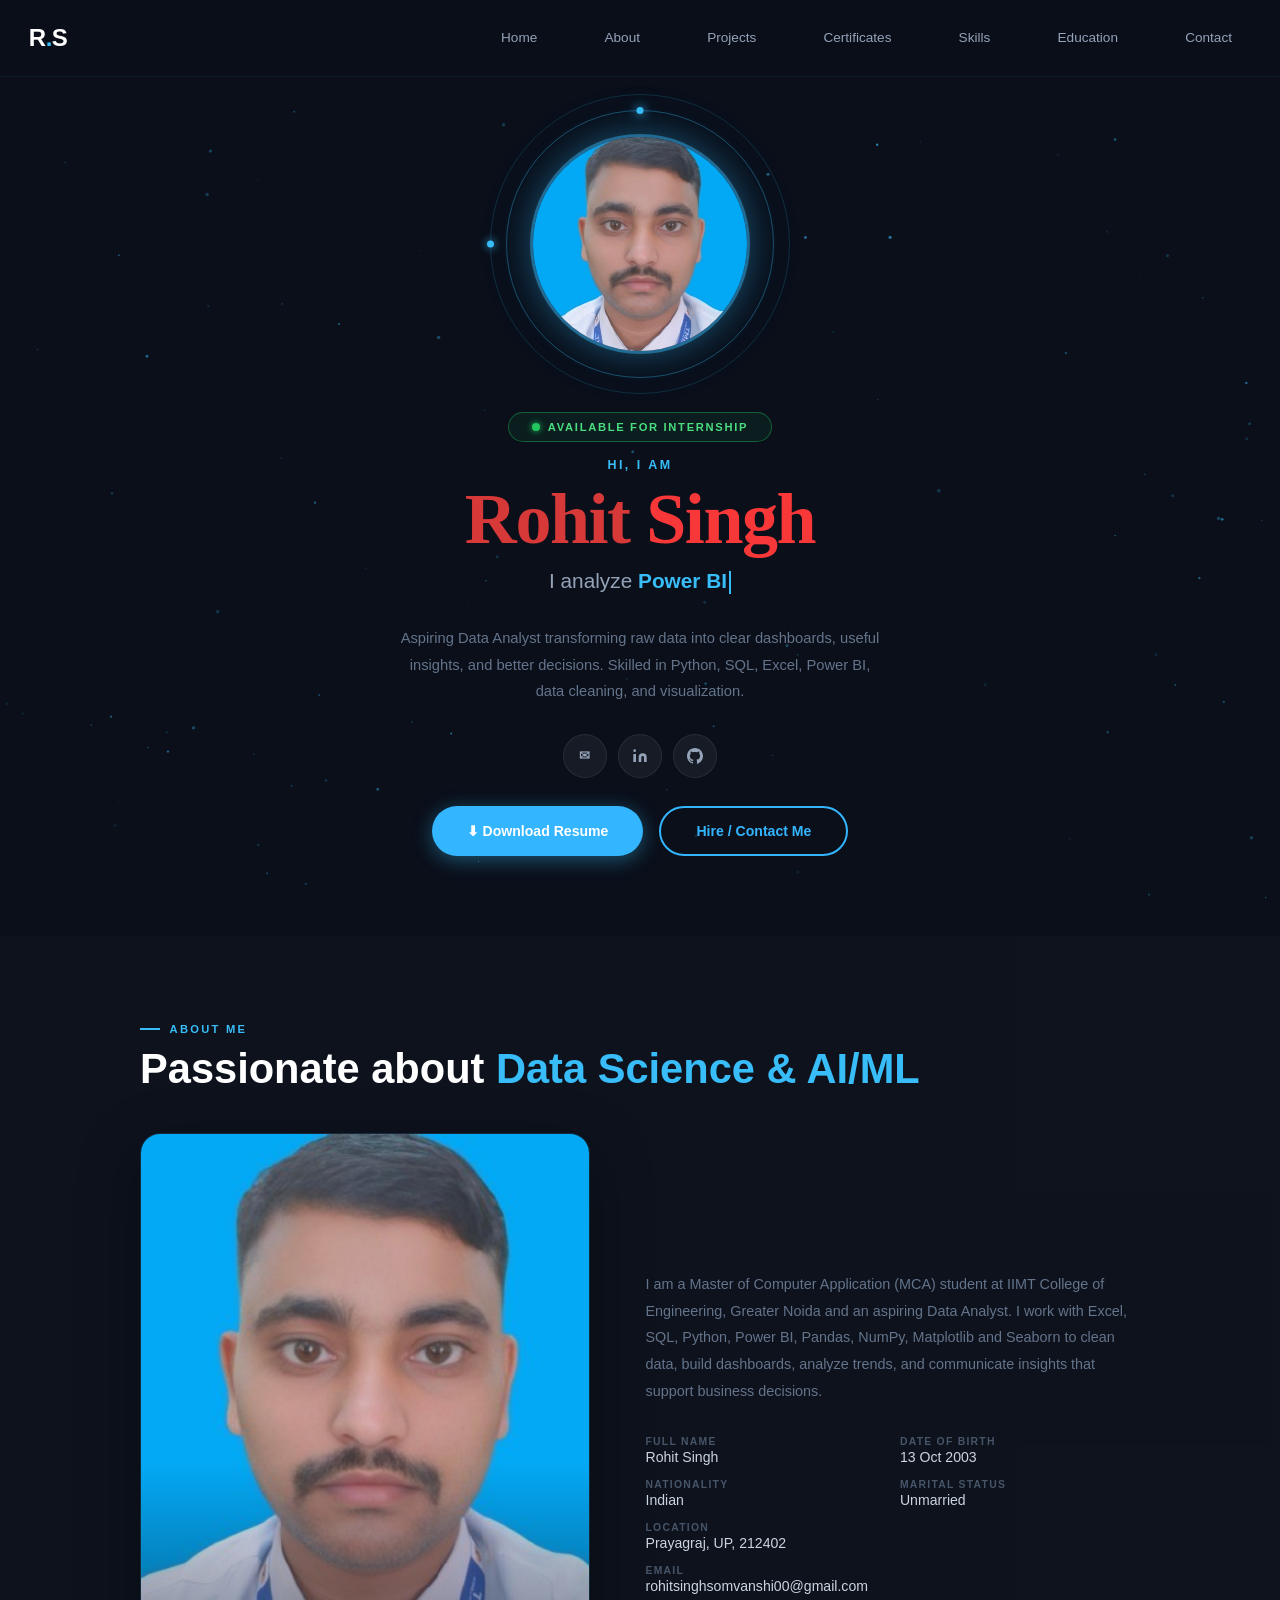
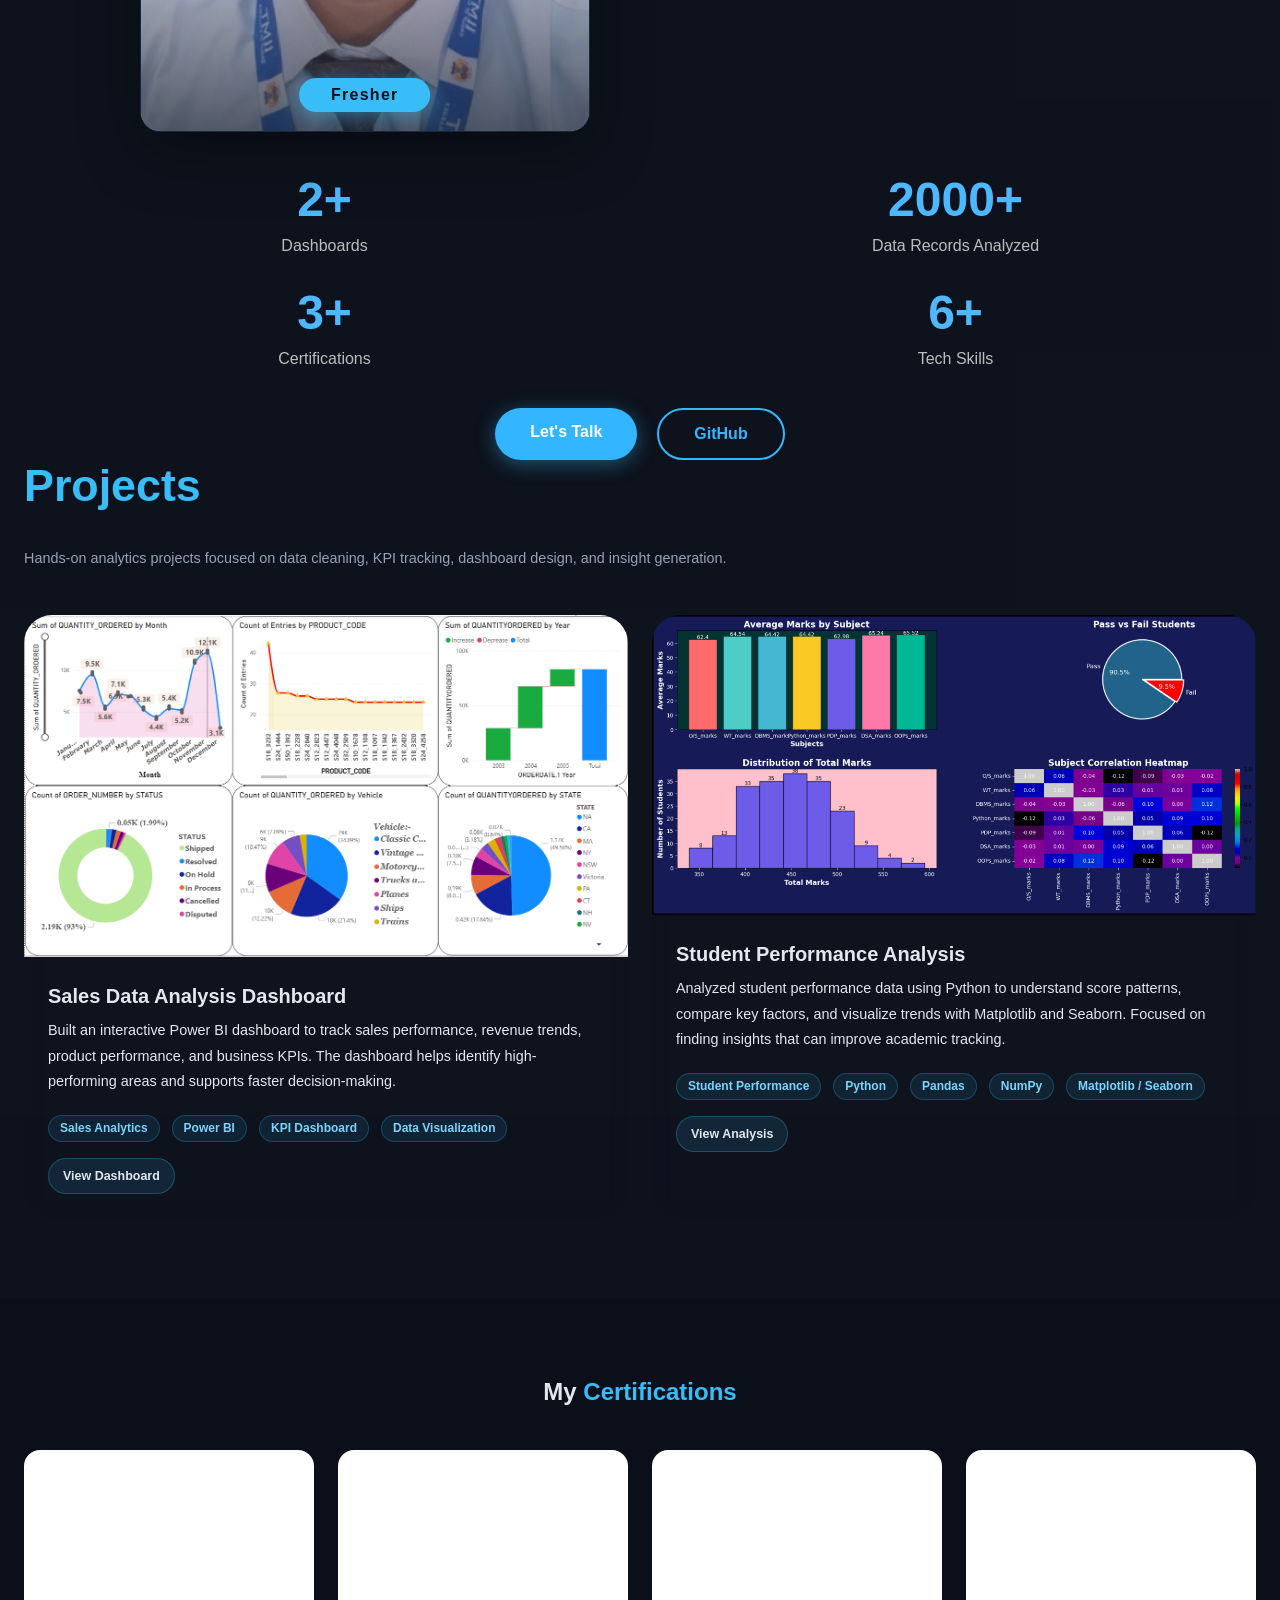
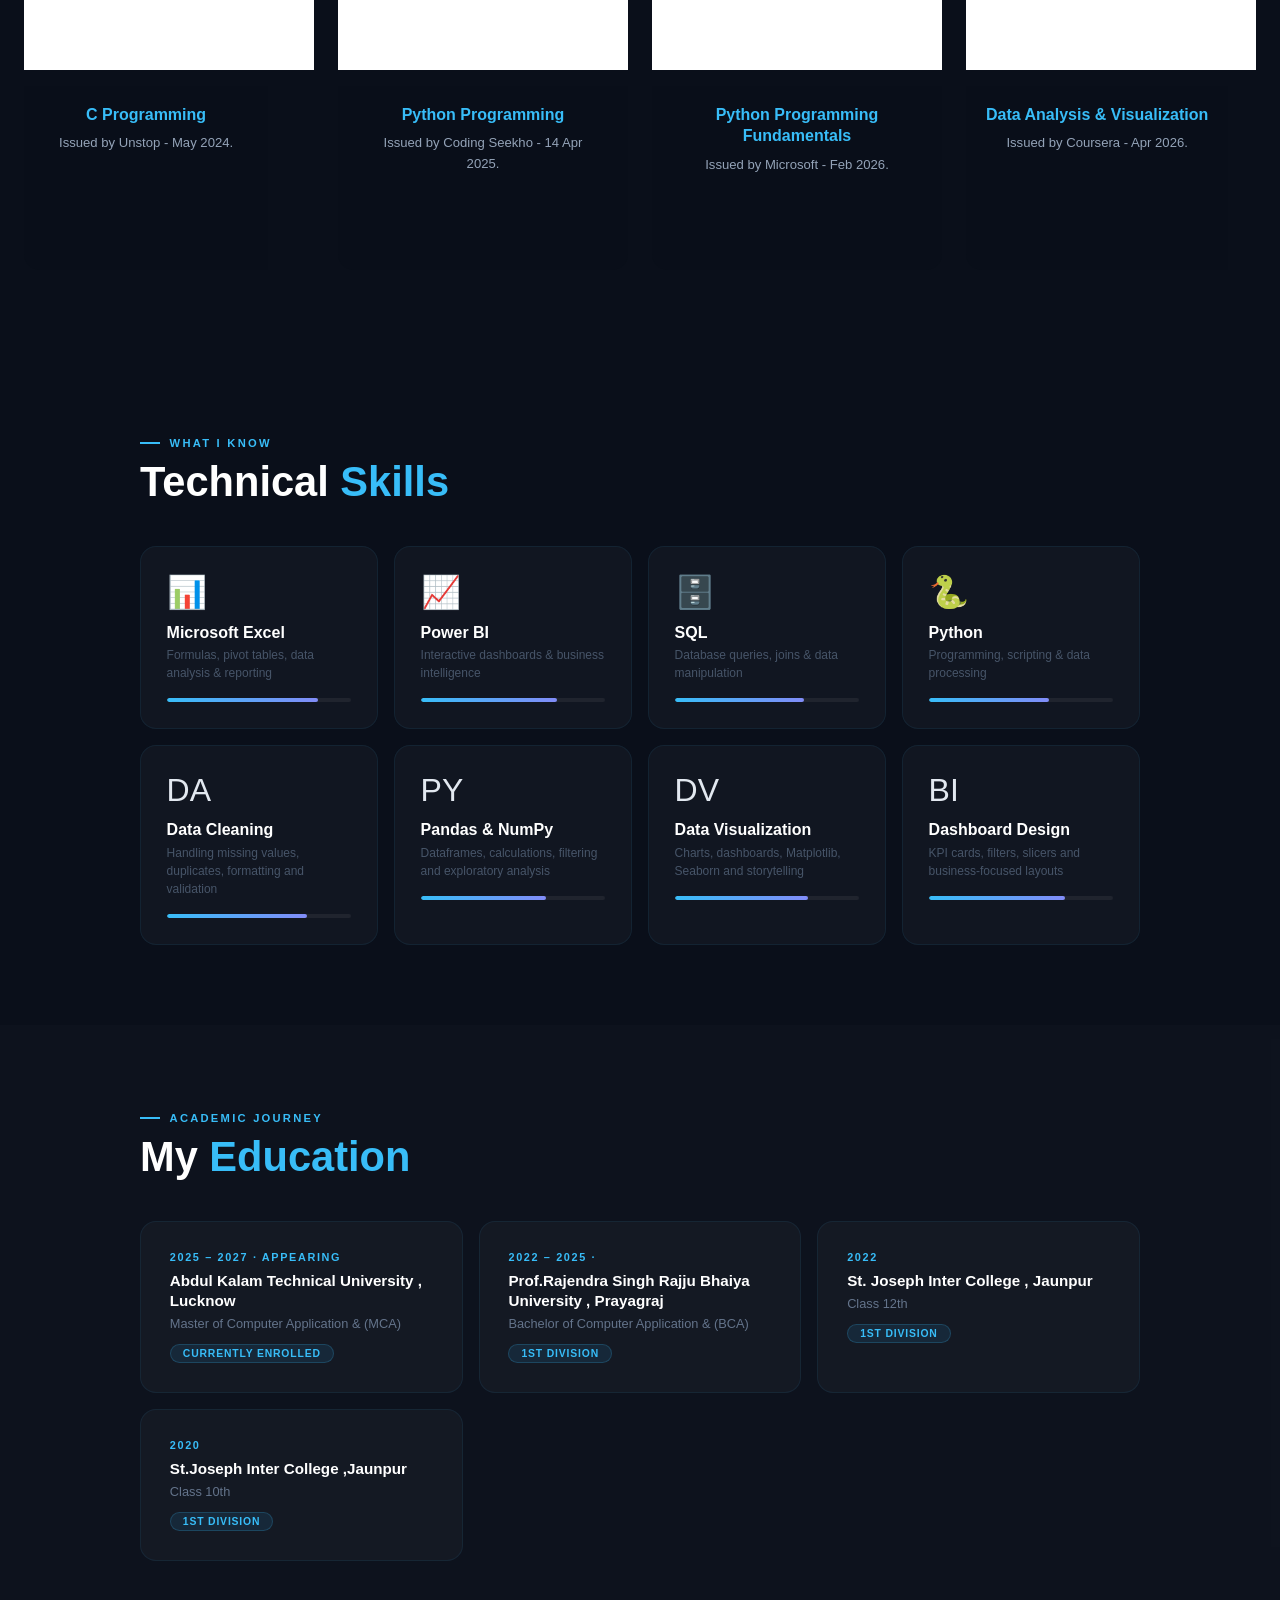
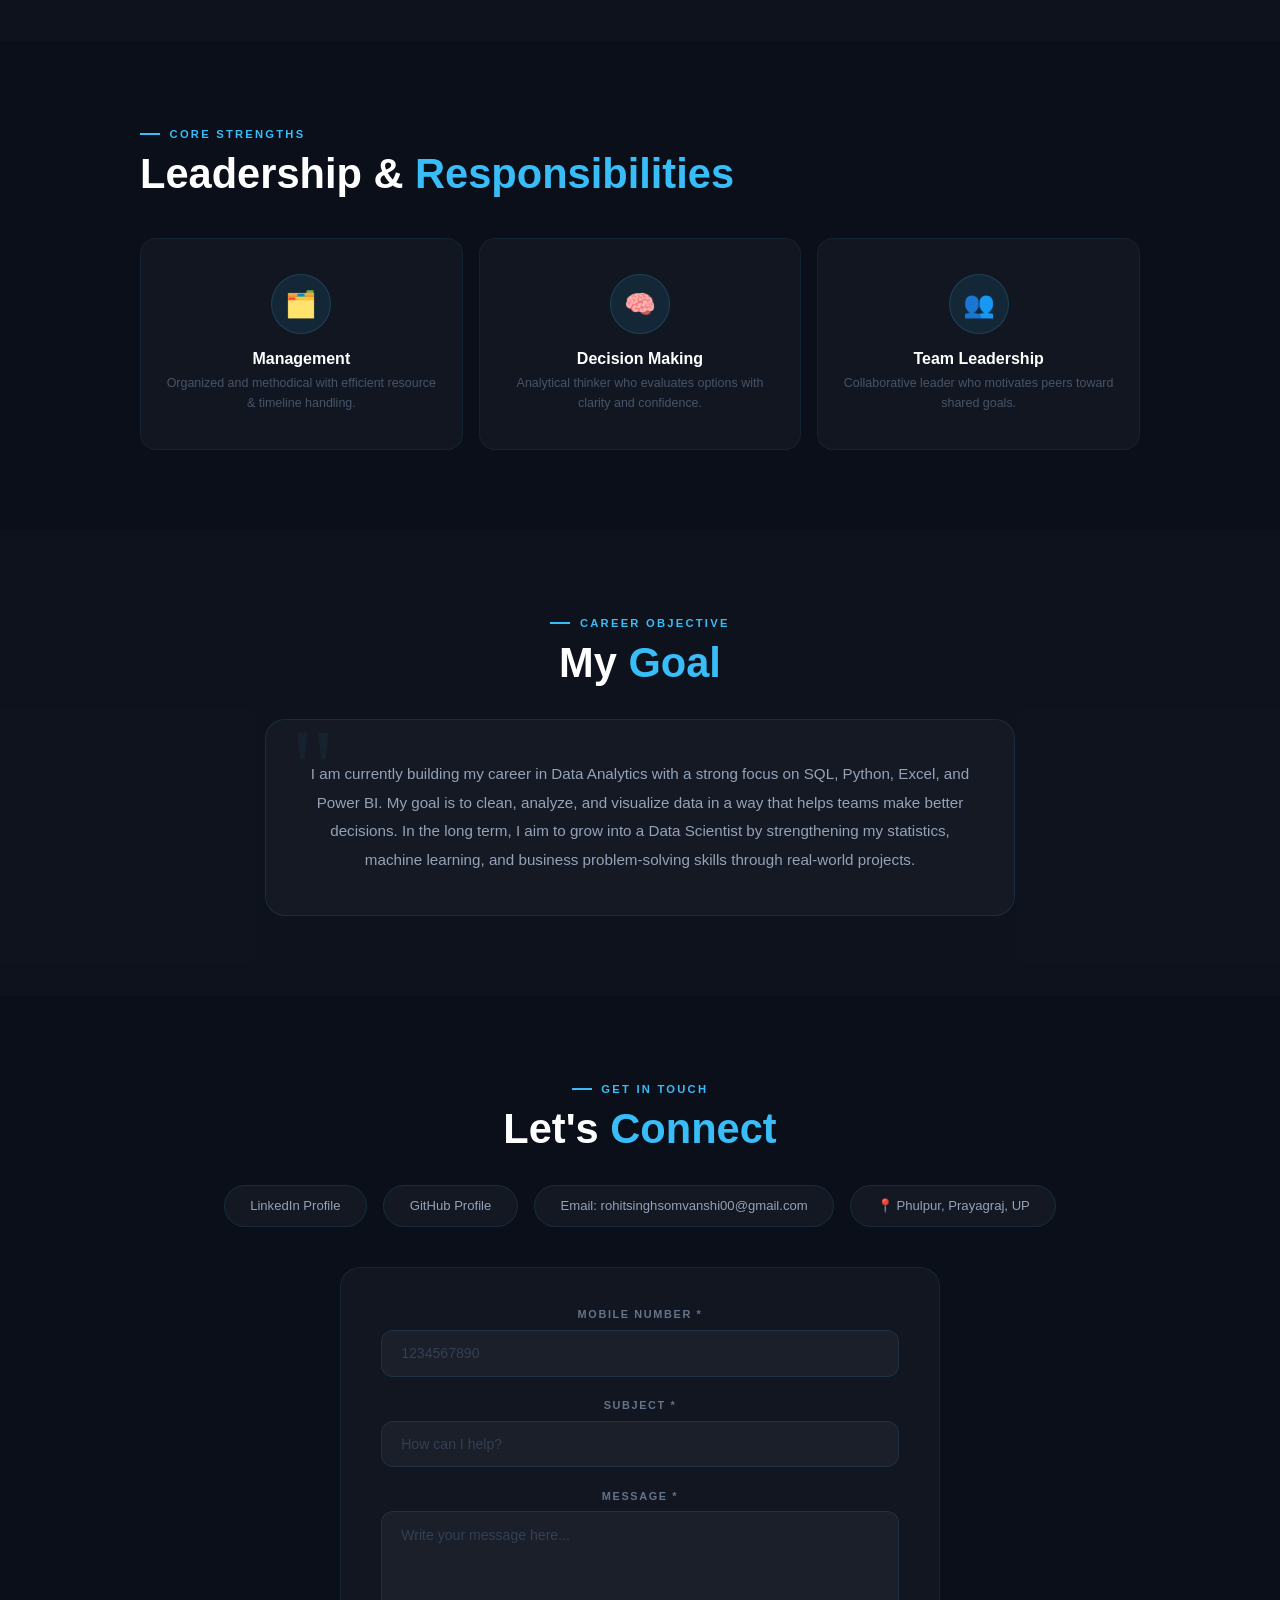
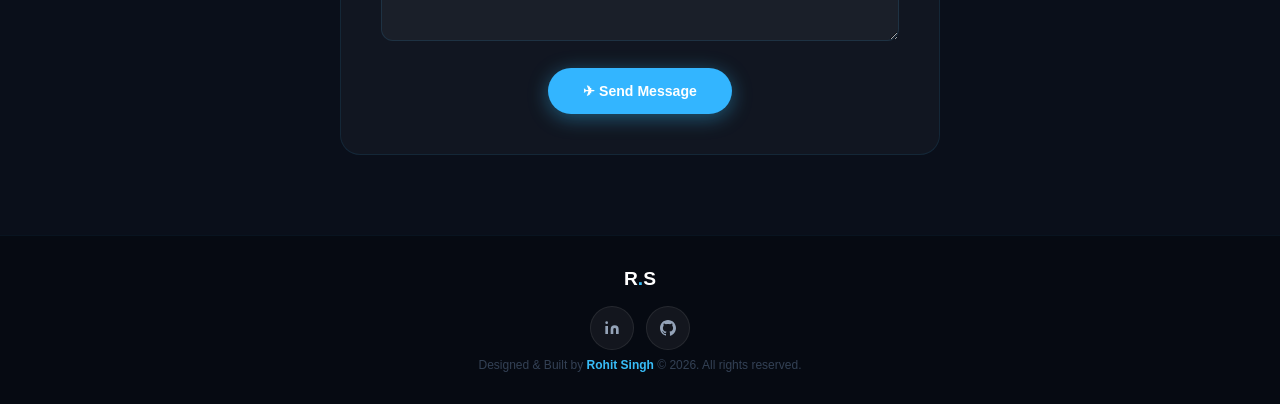
<file: index.html>
<!DOCTYPE html>

<html lang="en">
  <head>
    <meta http-equiv="Content-Type" content="text/html; charset=UTF-8">

    <meta name="viewport" content="width=device-width, initial-scale=1.0">
    <title>Rohit Singh | Portfolio</title>
<style>
*,*::before,*::after{margin:0;padding:0;box-sizing:border-box;}
html{scroll-behavior:smooth;}
body{
  background:#0a0f1a;
  color:#e2e8f0;
  font-family:'Poppins',sans-serif;
  overflow-x:hidden;
}

/* PARTICLES CANVAS */
#particles-canvas{
  position:fixed;
  top:0;left:0;
  width:100%;height:100%;
  pointer-events:none;
  z-index:0;
}

/* NAV */
nav{
  position:fixed;
  top:0;left:0;right:0;
  z-index:100;
  display:flex;
  justify-content:space-between;
  align-items:center;
  padding:1.1rem 1.8rem;
  background:rgba(10,15,26,0.9);
  backdrop-filter:blur(20px);
  border-bottom:1px solid rgba(56,189,248,0.08);
}
.nav-logo{
  font-size:1.5rem;
  font-weight:800;
  color:#fff;
  letter-spacing:-0.02em;
}
.nav-logo span{color:#38bdf8;}
.nav-links{
  display:flex;
  gap:1.8rem;
  list-style:none;
}
.nav-links li{
  position:relative;
}
.nav-links a{
  text-decoration:none;
  color:#94a3b8;
  font-size:0.85rem;
  font-weight:500;
  transition:all .3s ease;
  padding:0.8rem 1.2rem;
  border-radius:8px;
  display:block;
}
.nav-links a:hover{
  color:#38bdf8;
  background:rgba(56,189,248,0.1);
  box-shadow:0 4px 12px rgba(56,189,248,0.2);
  transform:translateY(-2px);
}
.hamburger{
  display:none;
  flex-direction:column;
  gap:5px;
  cursor:pointer;
  z-index:101;
}
.hamburger span{
  display:block;width:24px;height:2px;
  background:#fff;border-radius:2px;
  transition:all .3s;
}
.hamburger.open span:nth-child(1){
  transform:rotate(45deg) translate(8px,8px);
}
.hamburger.open span:nth-child(2){
  opacity:0;
}
.hamburger.open span:nth-child(3){
  transform:rotate(-45deg) translate(7px,-7px);
}

/* HERO */
.hero{
  min-height:100px;
  display:flex;
  flex-direction:column;
  align-items:center;
  justify-content:center;
  text-align:center;
  padding:90px 1.5rem 5rem;
  position:relative;
  z-index:1;
}

/* DOUBLE RING PHOTO */
.photo-wrap{
  position:relative;
  width:240px;
  height:240px;
  margin-bottom:3rem;
  margin-top:1rem;
  display:flex;
  align-items:center;
  justify-content:center;
}
/* outer ring */
.ring-outer{
  position:absolute;
  inset:-30px;
  border-radius:50%;
  border:1px solid rgba(56,189,248,0.18);
  animation:rotate-slow 12s linear infinite;
}
.ring-outer::before{
  content:'';
  position:absolute;
  top:50%;left:-4px;
  width:7px;height:7px;
  border-radius:50%;
  background:#38bdf8;
  transform:translateY(-50%);
  box-shadow:0 0 8px #38bdf8;
}
/* middle ring */
.ring-mid{
  position:absolute;
  inset:-14px;
  border-radius:50%;
  border:1.5px solid rgba(56,189,248,0.35);
  animation:rotate-slow 12s linear infinite reverse;
}
.ring-mid::before{
  content:'';
  position:absolute;
  top:-4px;left:50%;
  width:7px;height:7px;
  border-radius:50%;
  background:#38bdf8;
  transform:translateX(-50%);
  box-shadow:0 0 10px #38bdf8,0 0 20px rgba(56,189,248,0.5);
}
/* inner glow */
.ring-glow{
  position:absolute;
  inset:-24px;
  border-radius:50%;
  background:radial-gradient(circle,rgba(56,189,248,0.12) 0%,transparent 70%);
  animation:glow-pulse 3s ease-in-out infinite;
}
/* actual photo */
.photo-circle{
  width:220px;height:220px;
  border-radius:50%;
  overflow:hidden;
  border:3px solid rgba(56,189,248,0.5);
  box-shadow:0 0 30px rgba(56,189,248,0.25),0 0 60px rgba(56,189,248,0.1);
  position:relative;
  z-index:2;
  background:#0d1832;
}
.photo-circle img{
  width:100%;height:100%;
  object-fit:cover;
  object-position:center 10%;
}

@keyframes rotate-slow{
  from{transform:rotate(0deg);}
  to{transform:rotate(360deg);}
}
@keyframes glow-pulse{
  0%,100%{opacity:0.6;transform:scale(1);}
  50%{opacity:1;transform:scale(1.06);}
}

/* AVAILABLE BADGE */
.available-badge{
  display:inline-flex;
  align-items:center;
  gap:0.5rem;
  padding:0.5rem 1.4rem;
  border-radius:50px;
  border:1px solid rgba(34,197,94,0.4);
  background:rgba(34,197,94,0.08);
  font-size:0.7rem;
  font-weight:600;
  letter-spacing:0.15em;
  text-transform:uppercase;
  color:#4ade80;
  margin-bottom:1rem;
  animation:fadeUp .6s ease .1s both;
}
.badge-dot{
  width:8px;height:8px;
  border-radius:50%;
  background:#22c55e;
  box-shadow:0 0 6px #22c55e;
  animation:dot-blink 1.5s ease-in-out infinite;
}
@keyframes dot-blink{
  0%,100%{opacity:1;}50%{opacity:0.3;}
}

.hero-hi{
  font-size:0.78rem;
  letter-spacing:0.2em;
  text-transform:uppercase;
  color:#38bdf8;
  font-weight:600;
  margin-bottom:0.5rem;
  animation:fadeUp .6s ease .15s both;
}

.hero-name{
  font-size:clamp(2.5rem,9vw,4.5rem);
  font-weight:800;
  line-height:1.1;
  font-family:Awesome Font,Georgia,serif ;
  letter-spacing:-0.02em;
  animation:fadeUp .6s ease .2s both;
}
.hero-name .white{color:#d73838;}
.hero-name .blue{color:#f83838;}


.hero-typing{
  margin-top:0.6rem;
  font-size:clamp(1rem,3vw,1.3rem);
  color:#94a3b8;
  font-weight:400;
  animation:fadeUp .6s ease .25s both;
  min-height:1.8em;
}
.typed-word{color:#38bdf8;font-weight:600;}
.cursor{
  display:inline-block;
  width:2px;height:1.1em;
  background:#38bdf8;
  margin-left:2px;
  vertical-align:middle;
  animation:blink .85s step-end infinite;
}
@keyframes blink{0%,100%{opacity:1;}50%{opacity:0;}}

.hero-desc{
  margin-top:1.2rem;
  font-size:.92rem;
  line-height:1.8;
  color:#64748b;
  max-width:480px;
  animation:fadeUp .6s ease .3s both;
}

/* SOCIALS */
.socials{
  margin-top:1.8rem;
  display:flex;
  gap:.7rem;
  justify-content:center;
  flex-wrap:wrap;
  animation:fadeUp .6s ease .35s both;
}
.soc-btn{
  width:44px;height:44px;
  border-radius:50%;
  background:rgba(255,255,255,0.05);
  border:1px solid rgba(255,255,255,0.08);
  display:flex;align-items:center;justify-content:center;
  text-decoration:none;
  color:#94a3b8;
  font-size:.82rem;font-weight:700;
  transition:all .25s;
}
.soc-btn:hover{
  background:#38bdf8;
  border-color:#38bdf8;
  color:#0a0f1a;
  transform:translateY(-3px);
  box-shadow:0 8px 20px rgba(56,189,248,0.35);
}
.soc-btn svg{width:16px;height:16px;fill:currentColor;}

/* CTA BUTTONS */
.hero-btns, .cta-row{
  margin-top:1.8rem;
  display:flex;
  gap:1rem;flex-wrap:wrap;
  justify-content:center;
  animation:fadeUp .6s ease .4s both;
}
.btn{
  padding:.9rem 2rem;
  border-radius:50px;
  font-family:'Poppins',sans-serif;
  font-size:.88rem;font-weight:600;
  text-decoration:none;cursor:pointer;
  border:none;
  display:inline-flex;align-items:center;gap:.5rem;
  transition:all .25s;
}
.btn-primary{
  background:#38bdf8;
  color:#0a0f1a;
  box-shadow:0 4px 20px rgba(56,189,248,0.4);
}
.btn-primary:hover{
  background:#7dd3fc;
  transform:translateY(-2px);
  box-shadow:0 8px 28px rgba(56,189,248,0.5);
}
.btn-outline{
  background:transparent;
  color:#38bdf8;
  border:2px solid rgba(56,189,248,0.5);
}
.btn-outline:hover{
  background:rgba(56,189,248,0.1);
  border-color:#38bdf8;
  transform:translateY(-2px);
}

/* SECTION COMMON */
.section{position:relative;z-index:1;padding:5rem 1.5rem;}
.section-alt{background:rgba(255,255,255,0.015);}
.sec-inner{max-width:1000px;margin:0 auto;}

.sec-tag{
  display:inline-flex;align-items:center;gap:.6rem;
  font-size:.7rem;letter-spacing:.2em;text-transform:uppercase;
  color:#38bdf8;font-weight:600;margin-bottom:.6rem;
}
.sec-tag::before{content:'';width:20px;height:2px;background:#38bdf8;display:inline-block;}
.sec-title{
  font-size:clamp(1.8rem,4vw,2.6rem);
  font-weight:800;color:#fff;line-height:1.15;
  margin-bottom:1rem;
}
.sec-title .accent{color:#38bdf8;}

/* ABOUT */
.about-grid{
  display:grid;
  grid-template-columns:1fr 1.1fr;
  gap:3.5rem;
  align-items:center;
  margin-top:2.5rem;
}
.about-img-card{
  border-radius:20px;
  overflow:hidden;
  position:relative;
  aspect-ratio:3/4;
  border:1px solid rgba(56,189,248,0.15);
  box-shadow:0 20px 60px rgba(0,0,0,0.4);
}
.about-img-card img{
  width:100%;height:100%;
  object-fit:cover;
  object-position:center 10%;
}
.about-img-card::after{
  content:'';
  position:absolute;inset:0;
  background:linear-gradient(to bottom,transparent 55%,rgba(10,15,26,0.65));
}
.fresher-badge{
  position:absolute;
  bottom:1.2rem;left:50%;
  transform:translateX(-50%);
  z-index:3;
  background:#38bdf8;
  color:#0a0f1a;
  font-size:1rem;font-weight:800;
  padding:.5rem 2rem;border-radius:50px;
  letter-spacing:.08em;
  box-shadow:0 4px 20px rgba(56,189,248,0.5);
  white-space:nowrap;
}
.about-text{font-size:.9rem;line-height:1.85;color:#64748b;margin-bottom:2rem;}
.info-grid{display:grid;grid-template-columns:1fr 1fr;gap:.9rem;}
.info-item .label{font-size:.65rem;text-transform:uppercase;letter-spacing:.12em;color:#475569;font-weight:600;}
.info-item .val{font-size:.88rem;color:#cbd5e1;font-weight:500;margin-top:.1rem;}

/* SKILLS */
.skills-grid{
  display:grid;
  grid-template-columns:repeat(auto-fit,minmax(210px,1fr));
  gap:1rem;margin-top:2.5rem;
}
.skill-card{
  background:rgba(255,255,255,0.03);
  border:1px solid rgba(56,189,248,0.08);
  border-radius:16px;
  padding:1.6rem;
  transition:all .3s;
  position:relative;overflow:hidden;
}
.skill-card::before{
  content:'';position:absolute;
  top:0;left:0;right:0;height:2px;
  background:linear-gradient(90deg,#38bdf8,#818cf8);
  transform:scaleX(0);transition:transform .4s;transform-origin:left;
}
.skill-card:hover::before{transform:scaleX(1);}
.skill-card:hover{
  border-color:rgba(56,189,248,0.25);
  transform:translateY(-4px);
  box-shadow:0 16px 40px rgba(0,0,0,0.3);
  background:rgba(56,189,248,0.04);
}
.sk-icon{font-size:2rem;margin-bottom:.8rem;}
.sk-name{font-size:1rem;font-weight:700;color:#fff;margin-bottom:.3rem;}
.sk-desc{font-size:.75rem;color:#475569;line-height:1.5;margin-bottom:1rem;}
.sk-bar{height:4px;background:rgba(255,255,255,0.06);border-radius:4px;overflow:hidden;}
.sk-fill{height:100%;border-radius:4px;background:linear-gradient(90deg,#38bdf8,#818cf8);animation:bar-grow 1.4s ease .3s both;}
@keyframes bar-grow{from{width:0 !important;}}

/* EDUCATION */
.edu-grid{display:grid;grid-template-columns:repeat(auto-fit,minmax(240px,1fr));gap:1rem;margin-top:2.5rem;}
.edu-card{
  background:rgba(255,255,255,0.03);
  border:1px solid rgba(56,189,248,0.08);
  border-radius:16px;padding:1.8rem;
  transition:all .3s;
}
.edu-card:hover{
  border-color:rgba(56,189,248,0.25);
  transform:translateY(-4px);
  box-shadow:0 16px 40px rgba(0,0,0,.3);
}
.edu-yr{font-size:.68rem;letter-spacing:.15em;text-transform:uppercase;color:#38bdf8;font-weight:600;margin-bottom:.5rem;}
.edu-school{font-size:.95rem;font-weight:700;color:#fff;line-height:1.3;margin-bottom:.35rem;}
.edu-deg{font-size:.8rem;color:#64748b;}
.edu-badge{
  display:inline-block;margin-top:.8rem;
  padding:.2rem .75rem;border-radius:50px;
  font-size:.65rem;font-weight:600;letter-spacing:.08em;text-transform:uppercase;
  background:rgba(56,189,248,0.1);color:#38bdf8;border:1px solid rgba(56,189,248,0.2);
}

/* RESPONSIBILITIES */
.resp-grid{display:grid;grid-template-columns:repeat(3,1fr);gap:1rem;margin-top:2.5rem;}
.resp-card{
  background:rgba(255,255,255,0.03);
  border:1px solid rgba(56,189,248,0.08);
  border-radius:16px;padding:2.2rem 1.5rem;
  text-align:center;transition:all .3s;
}
.resp-card:hover{
  border-color:#38bdf8;
  box-shadow:0 0 30px rgba(56,189,248,0.12);
  transform:translateY(-4px);
}
.resp-icon{
  width:60px;height:60px;border-radius:50%;
  background:rgba(56,189,248,0.1);
  display:flex;align-items:center;justify-content:center;
  font-size:1.6rem;margin:0 auto 1rem;
  border:1px solid rgba(56,189,248,0.18);
}
.resp-name{font-size:1rem;font-weight:700;color:#fff;margin-bottom:.4rem;}
.resp-desc{font-size:.78rem;color:#475569;line-height:1.6;}

/* OBJECTIVE */
.obj-box{
  background:rgba(255,255,255,0.03);
  border:1px solid rgba(56,189,248,0.12);
  border-radius:20px;padding:2.5rem;
  position:relative;overflow:hidden;
  margin-top:2rem;max-width:750px;margin-left:auto;margin-right:auto;
}
.obj-box::before{
  content:'"';position:absolute;top:-.5rem;left:1.5rem;
  font-size:7rem;color:rgba(56,189,248,0.06);
  font-family:Georgia,serif;line-height:1;
}
.obj-text{font-size:.95rem;line-height:1.9;color:#94a3b8;position:relative;z-index:1;}

/* CONTACT */
.contact-section{padding:5rem 1.5rem;position:relative;z-index:1;}
.contact-form{
  max-width:600px;margin:2.5rem auto 0;
  background:rgba(255,255,255,0.03);
  border:1px solid rgba(56,189,248,0.1);
  border-radius:20px;padding:2.5rem;
}
.form-group{margin-bottom:1.4rem;}
.form-label{
  display:block;
  font-size:.68rem;letter-spacing:.15em;text-transform:uppercase;
  font-weight:600;color:#64748b;margin-bottom:.6rem;
}
.form-input{
  width:100%;
  background:rgba(255,255,255,0.04);
  border:1px solid rgba(56,189,248,0.12);
  border-radius:12px;
  padding:.9rem 1.2rem;
  font-family:'Poppins',sans-serif;
  font-size:.88rem;color:#e2e8f0;
  outline:none;
  transition:border-color .25s;
}
.form-input:focus{border-color:#38bdf8;box-shadow:0 0 0 3px rgba(56,189,248,0.1);}
.form-input::placeholder{color:#334155;}
textarea.form-input{resize:vertical;min-height:130px;}
.contact-pills{
  display:flex;flex-wrap:wrap;gap:1rem;
  justify-content:center;margin-top:2rem;
}
.c-pill{
  display:flex;align-items:center;gap:.6rem;
  padding:.8rem 1.6rem;
  background:rgba(255,255,255,0.04);
  border:1px solid rgba(56,189,248,0.12);
  border-radius:50px;
  text-decoration:none;color:#94a3b8;
  font-size:.82rem;font-weight:500;
  transition:all .25s;
}
.c-pill:hover{
  background:#38bdf8;border-color:#38bdf8;
  color:#0a0f1a;transform:translateY(-2px);
  box-shadow:0 8px 24px rgba(56,189,248,0.3);
}

/* FOOTER */
footer{
  position:relative;z-index:1;
  background:rgba(0,0,0,0.3);
  border-top:1px solid rgba(56,189,248,0.06);
  padding:2rem 1.5rem;
  text-align:center;
}
.footer-logo{font-size:1.2rem;font-weight:800;color:#fff;margin-bottom:.5rem;}
.footer-logo span{color:#38bdf8;}
.footer-copy{font-size:.75rem;color:#334155;margin-top:.5rem;}
.footer-socials{display:flex;gap:.8rem;justify-content:center;margin-top:1rem;}

/* BACK TO TOP */
.back-top{
  position:fixed;
  bottom:2rem;right:1.5rem;
  width:46px;height:46px;
  border-radius:12px;
  background:#38bdf8;
  color:#0a0f1a;
  display:flex;align-items:center;justify-content:center;
  font-size:1.2rem;font-weight:700;
  text-decoration:none;
  box-shadow:0 4px 16px rgba(56,189,248,0.4);
  z-index:200;
  transition:all .25s;
  opacity:0;pointer-events:none;
}
.back-top.show{opacity:1;pointer-events:auto;}
.back-top:hover{transform:translateY(-3px);box-shadow:0 8px 24px rgba(56,189,248,0.5);}

/* REVEAL */
.reveal{opacity:0;transform:translateY(28px);transition:opacity .65s ease,transform .65s ease;}
.reveal.visible{opacity:1;transform:none;}

@keyframes fadeUp{
  from{opacity:0;transform:translateY(20px);}
  to{opacity:1;transform:translateY(0);}
}

/* MOBILE */
@media(max-width:1024px){
  nav{
    padding:1rem 1.2rem;
  }
  .nav-logo{
    font-size:1.3rem;
  }
  .nav-links{
    gap:1.2rem;
  }
  .nav-links a{
    padding:0.6rem 1rem;
    font-size:0.8rem;
  }
  .section{
    padding:4rem 1rem;
  }
  .skills-grid{
    grid-template-columns:repeat(auto-fit,minmax(180px,1fr));
  }
  .work-grid{
    grid-template-columns:repeat(2,1fr);
    gap:20px;
  }
  .cert-grid{
    grid-template-columns:repeat(2,1fr);
  }
  .about-grid{
    grid-template-columns:1fr;
    gap:2rem;
  }
  .resp-grid{
    grid-template-columns:repeat(2,1fr);
  }
}

@media(max-width:768px){
  nav{
    padding:1rem 1rem;
  }
  .nav-logo{
    font-size:1.2rem;
  }
  .nav-links{
    display:none;
    position:absolute;
    top:60px;
    left:0;
    right:0;
    flex-direction:column;
    gap:0;
    background:rgba(10,15,26,0.95);
    border-bottom:1px solid rgba(56,189,248,0.1);
    padding:1rem 0;
  }
  .nav-links.active{
    display:flex;
  }
  .nav-links li{
    width:100%;
  }
  .nav-links a{
    padding:1rem 1.5rem;
    border-radius:0;
    border-bottom:1px solid rgba(56,189,248,0.05);
  }
  .hamburger{
    display:flex;
  }
  
  .hero{
    padding:80px 1rem 3rem;
    min-height:auto;
  }
  .photo-wrap{
    width:200px;
    height:200px;
    margin-bottom:2rem;
  }
  .photo-circle{
    width:180px;
    height:180px;
  }
  .hero-name{
    font-size:2rem;
  }
  .hero-typing{
    font-size:1rem;
  }
  
  .section{
    padding:3rem 1rem;
  }
  .sec-title{
    font-size:1.8rem;
  }
  .sec-tag{
    font-size:0.65rem;
  }
  
  .about-grid{
    grid-template-columns:1fr;
    gap:1.5rem;
  }
  .skills-grid{
    grid-template-columns:1fr;
  }
  .skill-card{
    padding:1.2rem;
  }
  
  .edu-grid{
    grid-template-columns:1fr;
  }
  
  .resp-grid{
    grid-template-columns:1fr;
  }
  
  .work-grid{
    grid-template-columns:1fr;
    gap:15px;
  }
  .work-card h3{
    margin:20px 0 10px;
  }
  .work-card p{
    padding:0 20px 20px;
  }
  
  .cert-grid{
    grid-template-columns:1fr;
    height:auto;
    margin-left:0;
    gap:15px;
  }
  .cert-card{
    overflow:hidden;
    height:280px;
    max-width:100%;
  }
  .cert-card iframe{
    height:200px !important;
    min-height:200px;
  }
  
  .projects-grid{
    grid-template-columns:1fr;
  }
  
  .contact-form{
    padding:1.5rem;
    margin:1.5rem auto 0;
  }
  
  .form-input{
    padding:0.8rem 1rem;
    font-size:1rem;
  }
  
  .btn{
    padding:0.8rem 1.5rem;
    font-size:0.82rem;
  }
  
  .stats{
    grid-template-columns:1fr;
    gap:20px;
    margin:30px 0;
  }
  
  .contact-pills{
    flex-direction:column;
    gap:0.8rem;
  }
  
  .c-pill{
    width:100%;
    justify-content:center;
  }
}

@media(max-width:480px){
  nav{
    padding:0.8rem 1rem;
  }
  .nav-logo{
    font-size:1.1rem;
  }
  
  .hero{
    padding:70px 1rem 2rem;
  }
  .photo-wrap{
    width:160px;
    height:160px;
    margin-bottom:1.5rem;
  }
  .photo-circle{
    width:145px;
    height:145px;
    border:2px solid rgba(56,189,248,0.5);
  }
  .hero-hi{
    font-size:0.7rem;
  }
  .hero-name{
    font-size:1.6rem;
    line-height:1.2;
  }
  .hero-typing{
    font-size:0.9rem;
  }
  .hero-desc{
    font-size:0.85rem;
    max-width:100%;
  }
  
  .socials{
    gap:0.5rem;
  }
  .soc-btn{
    width:40px;
    height:40px;
    font-size:0.75rem;
  }
  
  .cta-row{
    flex-direction:column;
    gap:0.8rem;
  }
  .btn{
    width:100%;
    padding:0.75rem 1.2rem;
    font-size:0.8rem;
  }
  
  .section{
    padding:2.5rem 1rem;
  }
  .sec-title{
    font-size:1.4rem;
  }
  .sec-tag{
    font-size:0.6rem;
  }
  
  .about-text{
    font-size:0.85rem;
  }
  .info-grid{
    grid-template-columns:1fr;
    gap:0.6rem;
  }
  .info-item .label{
    font-size:0.6rem;
  }
  .info-item .val{
    font-size:0.8rem;
  }
  
  .skill-card{
    padding:1rem;
  }
  .sk-icon{
    font-size:1.5rem;
    margin-bottom:0.5rem;
  }
  .sk-name{
    font-size:0.9rem;
  }
  .sk-desc{
    font-size:0.7rem;
  }
  
  .edu-school{
    font-size:0.85rem;
  }
  
  .resp-icon{
    width:50px;
    height:50px;
    font-size:1.4rem;
  }
  .resp-name{
    font-size:0.9rem;
  }
  .resp-desc{
    font-size:0.7rem;
  }
  
  .obj-box{
    padding:1.5rem;
    margin-top:1.5rem;
  }
  .obj-box::before{
    font-size:5rem;
    left:1rem;
  }
  .obj-text{
    font-size:0.85rem;
  }
  
  .contact-form{
    padding:1.2rem;
    margin:1.2rem auto 0;
  }
  .form-label{
    font-size:0.6rem;
  }
  .form-input{
    padding:0.7rem 0.9rem;
    font-size:0.95rem;
  }
  textarea.form-input{
    min-height:100px;
  }
  
  .stat-box h2{
    font-size:2rem;
  }
  .stat-box p{
    font-size:0.8rem;
  }
  
  .cert-card{
    height:250px;
  }
  .cert-card iframe{
    height:160px !important;
    min-height:160px;
  }
  
  footer{
    padding:1.5rem 1rem;
  }
  .footer-logo{
    font-size:1rem;
  }
  .footer-copy{
    font-size:0.7rem;
  }
  
  .back-top{
    bottom:1.5rem;
    right:1rem;
    width:40px;
    height:40px;
    font-size:1rem;
  }
}
.stats{
    display:grid;
    grid-template-columns:repeat(2,1fr);
    gap:30px;
    text-align:center;
    margin:40px 0;
}

.stat-box h2{
    font-size:48px;
    color:#4db8ff;
    margin:0;
    font-weight:bold;
}

.stat-box p{
    color:#bdbdbd;
    margin-top:10px;
}

.buttons{
    display:flex;
    justify-content:center;
    gap:20px;
    margin-top:30px;
}

.btn-primary{
    padding:15px 35px;
    border-radius:30px;
    background:#33b5ff;
    color:white;
    text-decoration:none;
    font-weight:bold;
}

.btn-secondary{
    padding:15px 35px;
    border-radius:30px;
    border:2px solid #33b5ff;
    color:#33b5ff;
    text-decoration:none;
    font-weight:bold;
}

.btn-primary:hover,
.btn-secondary:hover{
    transform:translateY(-3px);
}
.cert-grid{
    display:grid;
    grid-template-columns:repeat(auto-fit,minmax(240px,1fr));
    gap:20px;
    margin-top:30px;
    margin-left: 0;
}

.cert-card{
    background:#111827;
    border-radius:12px;
    overflow:hidden;
    transition:0.3s;
    text-align:center;
    border:1px solid rgba(56,189,248,0.2);
    height:300px;
    display:flex;
    flex-direction:column;
    position:relative;
    max-width:280px;
    margin:0 auto;
}
.cert-card iframe{
    flex:1;
    border:none;
    min-height:220px;
}
.cert-body{
    background:rgba(10,15,26,0.8);
    padding:0.6rem 0.8rem;
    flex-shrink:0;
}
.cert-body h3{
    font-size:0.85rem;
    margin:0.2rem 0;
    color:#38bdf8;
}
.cert-body p{
    font-size:0.65rem;
    color:#94a3b8;
    margin:0;
    line-height:1.2;
}
#work h1{
  text-align: left;
  margin-bottom: 45px;
}
.work-grid{
  margin-top:45px;
}
.cert-card:hover{
    transform:translateY(-8px);
    box-shadow:0 10px 25px rgba(56,189,248,0.3);
}

.cert-card img{
    width:100%;
    height:220px;
    object-fit:cover;
}

.cert-card h3{
    color:#38bdf8;
    margin:15px 0 8px;
}

.cert-card p{
    color:#cbd5e1;
    padding:0 15px 20px;
    font-size:14px;
}
.work-grid{
    display:grid;
    grid-template-columns:repeat(3,1fr);
    gap:25px;
}

.work-card{
    background:#111827;
    border-radius:15px;
    overflow:hidden;
    text-align:center;
    transition:all 0.4s ease;
    cursor:pointer;
}

.work-card:hover{
    transform:translateY(-10px) scale(1.03);
    box-shadow:0 15px 30px rgba(56,189,248,0.35);
}

.work-card img{
    width:100%;
    height:220px;
    object-fit:cover;
    transition:transform 0.4s ease;
}

.work-card:hover img{
    transform:scale(1.1);
}

.work-card h3{
    color:#38bdf8;
    margin:40px 0 10px;
}

.work-card p{
    color:#cbd5e1;
    padding:0 40px 40px;
}
.certificates-grid {
    display: grid;
    grid-template-columns: repeat(3, 1fr);
    gap: 20px;
}

/* Mobile View */
@media (max-width: 768px) {
    .certificates-grid {
        grid-template-columns: 1fr;
    }

    .certificate-card {
        width: 100%;
    }
}
@media (max-width: 768px) {
    .section-title {
        font-size: 28px;
        text-align: center;
        padding: 0 10px;
    }
}
body {
    overflow-x: hidden;
}
.cert-grid {
    display: grid;
    grid-template-columns: repeat(3, 1fr);
    gap: 20px;
}

@media (max-width:768px){
    .cert-grid{
        grid-template-columns: 1fr;
    }
}
/* PROJECTS */
  .projects-grid{display:grid;grid-template-columns:repeat(auto-fit,minmax(300px,1fr));gap:30px;}
  .project-card{
    background:var(--card);border:1px solid var(--border);
    border-radius:14px;overflow:hidden;transition:all .3s;
  }
  .project-card:hover{border-color:var(--blue);transform:translateY(-5px);box-shadow:0 16px 40px rgba(59,130,246,0.15);}
  .project-img{
    height:160px;
    background:linear-gradient(135deg,#43474d 0%,#21478d 100%);
    display:flex;align-items:center;justify-content:center;
    font-size:3rem;
  }
  .project-body{padding:20px 22px;}
  .project-body h4{font-family:'Syne',sans-serif;color:#fff;font-size:1.05rem;margin-bottom:8px;}
  .project-body p{color:var(--muted);font-size:.88rem;line-height:1.6;margin-bottom:14px;}
  .tags{display:flex;flex-wrap:wrap;gap:6px;}
  .tag{
    background:rgba(59,130,246,0.12);border:1px solid rgba(59,130,246,0.25);
    color:var(--blue-light);font-size:.75rem;padding:3px 10px;border-radius:20px;
  }

  /* CERTIFICATIONS */
  #certifications{background:var(--bg2);}
  .certs-grid{display:grid;grid-template-columns:repeat(auto-fit,minmax(280px,1fr));gap:20px;}
  .cert-card{
    background:var(--card);border:1px solid var(--border);
    border-radius:14px;padding:24px;
    display:flex;gap:16px;align-items:flex-start;
    transition:all .3s;
  }
  .cert-card:hover{border-color:var(--blue);transform:translateY(-3px);}
  .cert-icon{
    width:48px;height:48px;border-radius:10px;
    background:rgba(38, 88, 157, 0.15);
    display:flex;align-items:center;justify-content:center;
    font-size:2rem;flex-shrink:0;
  }
  .cert-info h4{font-family:'Syne',sans-serif;color:#fff;font-size:.95rem;margin-bottom:4px;}
  .cert-info .issuer{color:var(--blue-light);font-size:.82rem;margin-bottom:4px;font-weight:500;}
  .cert-info .date{color:var(--muted);font-size:.78rem;}

   /* Projects Section */
        .projects-grid {
            display: grid;
            grid-template-columns: repeat(auto-fit, minmax(300px, 1fr));
            gap: 2rem;
            margin-top: 3rem;
        }

        .project-card {
            background: var(--card-bg);
            border: 1px solid var(--border-color);
            border-radius: 12px;
            overflow: hidden;
            backdrop-filter: blur(10px);
            transition: all 0.3s;
            cursor: pointer;
        }

        .project-card:hover {
            border-color: var(--accent-color);
            transform: translateY(-15px);
            box-shadow: 0 20px 40px rgba(96, 165, 250, 0.2);
        }

        .project-image {
            width: 100%;
            height: 200px;
            background: linear-gradient(135deg, var(--primary-color), var(--secondary-color));
            display: flex;
            align-items: center;
            justify-content: center;
            font-size: 3rem;
            position: relative;
            overflow: hidden;
        }

        .project-image::after {
            content: '';
            position: absolute;
            top: 0;
            left: 0;
            right: 0;
            bottom: 0;
            background: radial-gradient(circle at center, rgba(96, 165, 250, 0.2) 0%, transparent 70%);
        }

        .project-content {
            padding: 1.5rem;
        }

        .project-title {
            font-size: 1.3rem;
            font-weight: 700;
            margin-bottom: 0.5rem;
        }

        .project-description {
            color: rgba(229, 231, 235, 0.7);
            font-size: 0.95rem;
            margin-bottom: 1rem;
        }

        .project-tech {
            display: flex;
            flex-wrap: wrap;
            gap: 0.5rem;
        }

        .tech-tag {
            background: rgba(96, 165, 250, 0.15);
            padding: 0.25rem 0.75rem;
            border-radius: 12px;
            font-size: 0.75rem;
            color: var(--accent-color);
        }
.projects-grid,
    .cert-grid {
      display: grid;
      grid-template-columns: repeat(2, 1fr);
      gap: 24px;
      margin-top: 44px;
    }

    .project-card,
    .cert-card {
      background: var(--panel-2);
      border: 1px solid var(--line);
      border-radius: 28px;
      overflow: hidden;
      box-shadow: var(--shadow);
    }

    .project-card img,
    .cert-card img,
    .resume-card img {
      width: 100%;
      height: auto;
    }

    .project-body,
    .cert-body {
      padding: 24px;
    }

    .project-body h3,
    .cert-body h3 {
      margin: 0 0 10px;
      font-size: 1.25rem;
    }

    .project-body p,
    .cert-body p,
    .resume-copy {
      color: var(--muted);
      line-height: 1.8;
      margin: 0;
    }

    .project-body p {
      margin: 10px 0 16px;
      font-size: 0.9rem;
    }

    .meta-row {
      display: flex;
      flex-wrap: wrap;
      gap: 8px;
      margin-top: 12px;
    }

    .meta-pill {
      display: inline-flex;
      align-items: center;
      padding: 5px 11px;
      border-radius: 999px;
      background: rgba(56, 189, 248, 0.1);
      border: 1px solid rgba(56, 189, 248, 0.24);
      color: #7dd3fc;
      font-size: 0.75rem;
      font-weight: 600;
      line-height: 1.2;
      margin: 4px 4px 0 0;
    }

    .project-actions {
      display: flex;
      flex-wrap: wrap;
      gap: 10px;
      margin-top: 16px;
    }

    .project-link {
      display: inline-flex;
      align-items: center;
      justify-content: center;
      min-height: 36px;
      padding: 8px 14px;
      border-radius: 999px;
      background: rgba(56, 189, 248, 0.12);
      border: 1px solid rgba(56, 189, 248, 0.28);
      color: #e2e8f0;
      text-decoration: none;
      font-size: 0.78rem;
      font-weight: 700;
      transition: all 0.25s ease;
    }

    .project-link:hover {
      background: #38bdf8;
      color: #0a0f1a;
      transform: translateY(-2px);
    }

    .section-title {
      text-align: center;
      width: 100%;
      margin: 0 0 34px;
    }

    .section-title span {
      color: #38bdf8;
    }

    .projects-title {
      font-size: clamp(2rem, 4vw, 2.8rem);
      font-weight: 800;
      line-height: 1.15;
      text-align: left;
    }

    .analytics-summary {
      margin-top: 1.1rem;
      color: #94a3b8;
      line-height: 1.75;
      font-size: 0.9rem;
    }

    #certifications .cert-grid {
      grid-template-columns: repeat(auto-fit, minmax(260px, 1fr));
      gap: 24px;
      align-items: stretch;
    }

    #certifications .cert-card {
      display: flex;
      flex-direction: column;
      height: auto;
      min-height: 420px;
      max-width: none;
      padding: 0;
      border-radius: 16px;
      overflow: hidden;
    }

    #certifications .cert-card iframe {
      width: 100%;
      /* fixed embed height so the body text remains visible */
      height: 220px;
      min-height: 220px;
      max-height: 320px;
      flex: 0 0 220px;
      border: 0;
      background: #fff;
    }

    #certifications .cert-body {
      flex: 1;
      padding: 18px 20px 20px;
      background: rgba(10, 15, 26, 0.88);
    }

    #certifications .cert-body h3 {
      margin: 0 0 8px;
      color: #38bdf8;
      font-size: 1rem;
      line-height: 1.35;
    }

    #certifications .cert-body p {
      margin: 0;
      color: #94a3b8;
      font-size: 0.82rem;
      line-height: 1.55;
      overflow: visible;
    }

    @media (max-width: 768px) {
      #certifications .cert-grid {
        grid-template-columns: 1fr;
      }

      #certifications .cert-card {
        min-height: 0;
      }

      #certifications .cert-card iframe {
        height: 230px !important;
        min-height: 230px;
        flex-basis: 230px;
      }
    }

</style>
</head>
<body>

<canvas id="particles-canvas" width="1536" height="730"></canvas>

<!-- NAV -->
<nav>
  <div class="nav-logo">R<span>.</span>S</div>
  <ul class="nav-links">
    <li><a href="#home">Home</a></li>
    <li><a href="#about">About</a></li>
    <li><a href="#projects">Projects</a></li>
    <li><a href="#certifications">Certificates</a></li>
    <li><a href="#skills">Skills</a></li>
    <li><a href="#education">Education</a></li>
    <li><a href="#contact">Contact</a></li>
  </ul>
  <div class="hamburger">
    <span></span>
    <span></span>
    <span></span>
  </div>
</nav>

<!-- HERO -->
<section class="hero" id="home">
<br>
  <!-- Double ring photo -->
  <div class="photo-wrap">
    <div class="ring-glow"></div>
    <div class="ring-outer"></div>
    <div class="ring-mid"></div>
    <div class="photo-circle">       
    <img src="Rohit Singh 41kb.jpg" alt="Rohit Singh">
    </div>
  </div>

  <!-- Available badge -->
  <div class="available-badge">
    <span class="badge-dot"></span>
    Available for Internship
  </div>

  <p class="hero-hi">Hi, I am</p>
  <h1 class="hero-name">
    <span class="white">Rohit </span><span class="blue">Singh</span>
  </h1>

  <p class="hero-typing">
    I analyze <span class="typed-word" id="typed-text">Excel</span><span class="cursor"></span>
  </p>

  <p class="hero-desc">
    Aspiring Data Analyst transforming raw data into clear dashboards, useful insights, and better decisions. Skilled in Python, SQL, Excel, Power BI, data cleaning, and visualization.
  </p>

  <div class="socials">
    <a href="mailto:rohitsinghsomvanshi00@gmail.com" class="soc-btn" title="Email">✉</a>
    
    <a href="https://www.linkedin.com/in/rohitsinghsomvanshi/" class="soc-btn" title="LinkedIn">
      <svg viewBox="0 0 24 24"><path d="M16 8a6 6 0 016 6v7h-4v-7a2 2 0 00-2-2 2 2 0 00-2 2v7h-4v-7a6 6 0 016-6zM2 9h4v12H2z"></path><circle cx="4" cy="4" r="2"></circle></svg>
    </a>
    <a href="https://github.com/rohitsinghsomvanshi" class="soc-btn" title="GitHub">
      <svg viewBox="0 0 24 24"><path d="M12 0C5.37 0 0 5.37 0 12c0 5.3 3.438 9.8 8.205 11.385.6.113.82-.258.82-.577 0-.285-.01-1.04-.015-2.04-3.338.724-4.042-1.61-4.042-1.61C4.422 18.07 3.633 17.7 3.633 17.7c-1.087-.744.084-.729.084-.729 1.205.084 1.838 1.236 1.838 1.236 1.07 1.835 2.809 1.305 3.495.998.108-.776.417-1.305.76-1.605-2.665-.3-5.466-1.332-5.466-5.93 0-1.31.465-2.38 1.235-3.22-.135-.303-.54-1.523.105-3.176 0 0 1.005-.322 3.3 1.23.96-.267 1.98-.399 3-.405 1.02.006 2.04.138 3 .405 2.28-1.552 3.285-1.23 3.285-1.23.645 1.653.24 2.873.12 3.176.765.84 1.23 1.91 1.23 3.22 0 4.61-2.805 5.625-5.475 5.92.42.36.81 1.096.81 2.22 0 1.606-.015 2.896-.015 3.286 0 .315.21.69.825.57C20.565 21.795 24 17.295 24 12c0-6.63-5.37-12-12-12"></path></svg>
    </a>
    <!-- <a href="Instagram ki id daalna hai" class="soc-btn" title="Instagram">📸</a> -->
    <!-- <a href="Teligram ki id " class="soc-btn" title="Telegram">✈</a> -->
  </div>
<div class="cta-row">
            <a class="btn btn-primary" href="https://drive.google.com/file/d/18X0-sh7SDbmBcIJJSR3u6Ul5mGzmG8F_/view?usp=drivesdk" target="_blank" >⬇ Download Resume</a>
            <a class="btn btn-secondary" href="#contact">Hire / Contact Me</a>
          </div>

</section>

<!-- ABOUT -->

<section class="section section-alt" id="about">
  <div class="sec-inner">
    <div class="sec-tag reveal visible">About Me</div>
    <h2 class="sec-title reveal visible">Passionate about <span class="accent">Data Science &amp; AI/ML</span></h2>
    <div class="about-grid" style="grid-template-columns: 1fr 1.1fr;">
      <div class="about-img-card reveal visible">
        <img src="Rohit Singh 41kb.jpg " alt="Rohit Singh" class="about-img">
        <div class="fresher-badge">Fresher</div>
      </div>
      <div class="reveal visible">
        <p class="about-text">
          I am a Master of Computer Application (MCA) student at IIMT College of Engineering, Greater Noida and an aspiring Data Analyst. I work with Excel, SQL, Python, Power BI, Pandas, NumPy, Matplotlib and Seaborn to clean data, build dashboards, analyze trends, and communicate insights that support business decisions.
        </p>
        <div class="info-grid">
          <div class="info-item"><div class="label">Full Name</div><div class="val">Rohit Singh</div></div>
          <div class="info-item"><div class="label">Date of Birth</div><div class="val">13 Oct 2003</div></div>
          <div class="info-item"><div class="label">Nationality</div><div class="val">Indian</div></div>
          <div class="info-item"><div class="label">Marital Status</div><div class="val">Unmarried</div></div>
          <div class="info-item"><div class="label">Location</div><div class="val">Prayagraj, UP, 212402</div></div>
        
          <div class="info-item" style="grid-column:span 2"><div class="label">Email</div><div class="val">rohitsinghsomvanshi00@gmail.com</div></div>
        </div>
      </div>
    </div>
  </div>
  <div class="stats">
  <div class="stat-box">
    <h2>2+</h2>
    <p>Dashboards</p>
  </div>

  <div class="stat-box">
    <h2>2000+</h2>
    <p>Data Records Analyzed</p>
  </div>

  <div class="stat-box">
    <h2>3+</h2>
    <p>Certifications</p>
  </div>

  <div class="stat-box">
    <h2>6+</h2>
    <p>Tech Skills</p>
  </div>
</div>

<div class="buttons">
  <a href="https://wa.me/916307542965" target="_blank" class="btn-primary">Let's Talk</a>

  <a href="https://github.com/rohitsinghsomvanshi" target="_blank" class="btn-secondary">
     GitHub
  </a>
</div>

  <h2 class="section-title projects-title" id="projects"><span>Projects</span></h2>
  <p class="analytics-summary">Hands-on analytics projects focused on data cleaning, KPI tracking, dashboard design, and insight generation.</p>
       <div class="projects-grid">
          <article class="project-card">
            <img src="Screenshot 2026-06-02 113746.png" alt="Project 1" >
            <div class="project-body">
            <h3>Sales Data Analysis Dashboard</h3>
              <p>Built an interactive Power BI dashboard to track sales performance, revenue trends, product performance, and business KPIs. The dashboard helps identify high-performing areas and supports faster decision-making.</p>
              <div class="meta-row">
                <span class="meta-pill">Sales Analytics</span>
                <span class="meta-pill">Power BI</span>
                <span class="meta-pill">KPI Dashboard</span>
                <span class="meta-pill">Data Visualization</span>
              </div>
              <div class="project-actions">
                <a class="project-link" href="Screenshot 2026-06-02 113746.png" target="_blank">View Dashboard</a>
              </div>
                </div>
          </article>      
          
          <!-- Project 2 -->


          <article class="project-card">
            <img src="Screenshot 2026-06-09 131322.png" alt="Project 2" />
            <div class="project-body">
              <h3>Student Performance Analysis </h3>              
              <p>Analyzed student performance data using Python to understand score patterns, compare key factors, and visualize trends with Matplotlib and Seaborn. Focused on finding insights that can improve academic tracking.</p>
              <div class="meta-row">
                <span class="meta-pill">Student Performance</span>
                <span class="meta-pill">Python</span>
                <span class="meta-pill">Pandas</span>
                <span class="meta-pill">NumPy</span>
                <span class="meta-pill">Matplotlib / Seaborn</span>
              </div>
              <div class="project-actions">
                <a class="project-link" href="Screenshot 2026-06-09 131322.png" target="_blank">View Analysis</a>
              </div>
            </div>
          </article>
        </div>
      </div>
    </section>

 
                    
<!-- CERTIFICATIONS -->


  <section class="section" id="certifications">
      <div class="container">
        

        <h1 class="section-title">My <span>Certifications</span></h1>
        
        <div class="cert-grid">
          <article class="cert-card">
            <iframe src="C Programming Guide.pdf" alt="Certification 1" width="100%" height="100%" ></iframe>
            <div class="cert-body">
              <h3>C Programming</h3>
              <p>Issued by Unstop - May 2024.</p>
            </div>
          </article>


          <article class="cert-card">
            <iframe src="PythonCertificate.pdf" alt="Certification 1" width="100%" height="100%" ></iframe>
            <div class="cert-body">
              <h3>Python Programming</h3>
              <p>Issued by Coding Seekho - 14 Apr 2025.</p>
            </div>
          </article>


          <article class="cert-card">
            <iframe src="Python Microsoft Certificate.pdf" alt="Certification 1" width="100%" height="100%" ></iframe>
            <div class="cert-body">
              <h3>Python Programming Fundamentals</h3>
              <p>Issued by Microsoft - Feb 2026.</p>
            </div>
          </article>


          <article class="cert-card">
            <iframe src="Data Analyse_Visualization Coursera 5LR7EKVDIAAL.pdf" alt="Certification 1" width="100%" height="100%" ></iframe>
            <div class="cert-body">
              <h3>Data Analysis &amp; Visualization</h3>
              <p>Issued by Coursera - Apr 2026.</p>
            </div>
          </article>
        </div>
      </div>
    </section>

  
<!-- SKILLS -->


<section class="section" id="skills">
  <div class="sec-inner">
    <div class="sec-tag reveal visible">What I Know</div>
    <h2 class="sec-title reveal visible">Technical <span class="accent">Skills</span></h2>
    <div class="skills-grid">
      <div class="skill-card reveal visible">
        <div class="sk-icon">📊</div>
        <div class="sk-name">Microsoft Excel</div>
        <div class="sk-desc">Formulas, pivot tables, data analysis &amp; reporting</div>
        <div class="sk-bar"><div class="sk-fill" style="width:82%"></div></div>
      </div>
      <div class="skill-card reveal visible">
        <div class="sk-icon">📈</div>
        <div class="sk-name">Power BI</div>
        <div class="sk-desc">Interactive dashboards &amp; business intelligence</div>
        <div class="sk-bar"><div class="sk-fill" style="width:74%"></div></div>
      </div>
      <div class="skill-card reveal visible">
        <div class="sk-icon">🗄️</div>
        <div class="sk-name">SQL</div>
        <div class="sk-desc">Database queries, joins &amp; data manipulation</div>
        <div class="sk-bar"><div class="sk-fill" style="width:70%"></div></div>
      </div>
      <div class="skill-card reveal visible">
        <div class="sk-icon">🐍</div>
        <div class="sk-name">Python</div>
        <div class="sk-desc">Programming, scripting &amp; data processing</div>
        <div class="sk-bar"><div class="sk-fill" style="width:65%"></div></div>
      </div>
      <div class="skill-card reveal visible">
        <div class="sk-icon">DA</div>
        <div class="sk-name">Data Cleaning</div>
        <div class="sk-desc">Handling missing values, duplicates, formatting and validation</div>
        <div class="sk-bar"><div class="sk-fill" style="width:76%"></div></div>
      </div>
      <div class="skill-card reveal visible">
        <div class="sk-icon">PY</div>
        <div class="sk-name">Pandas &amp; NumPy</div>
        <div class="sk-desc">Dataframes, calculations, filtering and exploratory analysis</div>
        <div class="sk-bar"><div class="sk-fill" style="width:68%"></div></div>
      </div>
      <div class="skill-card reveal visible">
        <div class="sk-icon">DV</div>
        <div class="sk-name">Data Visualization</div>
        <div class="sk-desc">Charts, dashboards, Matplotlib, Seaborn and storytelling</div>
        <div class="sk-bar"><div class="sk-fill" style="width:72%"></div></div>
      </div>
      <div class="skill-card reveal visible">
        <div class="sk-icon">BI</div>
        <div class="sk-name">Dashboard Design</div>
        <div class="sk-desc">KPI cards, filters, slicers and business-focused layouts</div>
        <div class="sk-bar"><div class="sk-fill" style="width:74%"></div></div>
      </div>
    </div>
  </div>
</section>

<!-- EDUCATION -->


<section class="section section-alt" id="education">
  <div class="sec-inner">
    <div class="sec-tag reveal visible">Academic Journey</div>
    <h2 class="sec-title reveal visible">My <span class="accent">Education</span></h2>
    <div class="edu-grid">
      <div class="edu-card reveal visible">
        <div class="edu-yr">2025 – 2027 · Appearing</div>
        <div class="edu-school">Abdul Kalam Technical University , Lucknow</div>
        <div class="edu-deg">Master of Computer Application &amp; (MCA)</div>
        <span class="edu-badge">Currently Enrolled</span>
      </div>
      <div class="edu-card reveal visible">
        <div class="edu-yr">2022 – 2025 · </div>
        <div class="edu-school">Prof.Rajendra Singh Rajju Bhaiya  University , Prayagraj</div>
        <div class="edu-deg">Bachelor  of Computer Application &amp; (BCA)</div>
        <span class="edu-badge">1st Division</span>
      </div>
      <div class="edu-card reveal visible">
        <div class="edu-yr">2022</div>
        <div class="edu-school">St. Joseph Inter College , Jaunpur</div>
        <div class="edu-deg">Class 12th</div>
        <span class="edu-badge">1st Division</span>
      </div>
      <div class="edu-card reveal visible">
        <div class="edu-yr">2020</div>
        <div class="edu-school">St.Joseph Inter College ,Jaunpur</div>
        <div class="edu-deg">Class 10th</div>
        <span class="edu-badge">1st Division</span>
      </div>
      <!-- <div class="edu-card reveal visible">
        <div class="edu-yr">2023 · Certified</div>
        <div class="edu-school">Computer Courses</div>
        <div class="edu-deg">A.D.C.A. – Advance Diploma in Computer Application</div>
        <span class="edu-badge">Certified</span>
        <div class="edu-deg" style="margin-top:.5rem">C.C.C. – Course on Computer Concepts</div>
        <span class="edu-badge">Certified</span>
      </div> -->
    </div>
  </div>
</section>

<!-- RESPONSIBILITIES -->
<section class="section" id="resp">
  <div class="sec-inner">
    <div class="sec-tag reveal visible">Core Strengths</div>
    <h2 class="sec-title reveal visible">Leadership &amp; <span class="accent">Responsibilities</span></h2>
    <div class="resp-grid reveal visible">
      <div class="resp-card">
        <div class="resp-icon">🗂️</div>
        <div class="resp-name">Management</div>
        <div class="resp-desc">Organized and methodical with efficient resource &amp; timeline handling.</div>
      </div>
      <div class="resp-card">
        <div class="resp-icon">🧠</div>
        <div class="resp-name">Decision Making</div>
        <div class="resp-desc">Analytical thinker who evaluates options with clarity and confidence.</div>
      </div>
      <div class="resp-card">
        <div class="resp-icon">👥</div>
        <div class="resp-name">Team Leadership</div>
        <div class="resp-desc">Collaborative leader who motivates peers toward shared goals.</div>
      </div>
    </div>
  </div>
</section>

<!-- OBJECTIVE -->
<section class="section section-alt">
  <div class="sec-inner" style="text-align:center;">
    <div class="sec-tag reveal visible" style="justify-content:center;">Career Objective</div>
    <h2 class="sec-title reveal visible">My <span class="accent">Goal</span></h2>
    <div class="obj-box reveal visible">
      <p class="obj-text">
        I am currently building my career in Data Analytics with a strong focus on SQL, Python, Excel, and Power BI. My goal is to clean, analyze, and visualize data in a way that helps teams make better decisions. In the long term, I aim to grow into a Data Scientist by strengthening my statistics, machine learning, and business problem-solving skills through real-world projects.
      </p>
    </div>
  </div>
</section>

<!-- CONTACT -->
<section class="contact-section" id="contact">
  <div class="sec-inner" style="text-align:center;">
    <div class="sec-tag reveal visible" style="justify-content:center;">Get In Touch</div>
    <h2 class="sec-title reveal visible">Let's <span class="accent">Connect</span></h2>

    <div class="contact-pills reveal visible">
      <a href="https://www.linkedin.com/in/rohitsinghsomvanshi/" target="_blank" class="c-pill">LinkedIn Profile</a>
      <a href="https://github.com/rohitsinghsomvanshi" target="_blank" class="c-pill">GitHub Profile</a>
      <a href="mailto:rohitsinghsomvanshi00@gmail.com" class="c-pill">Email: rohitsinghsomvanshi00@gmail.com</a>
      <div class="c-pill">📍 Phulpur, Prayagraj, UP</div>
    </div>

    <form id="contactForm" class="contact-form reveal visible">
      <div class="form-group">
        <label class="form-label" for="contactMobile">Mobile Number *</label>
        <input id="contactMobile" name="mobile" type="tel" class="form-input" placeholder="1234567890" required>
      </div>
      <div class="form-group">
        <label class="form-label" for="contactSubject">Subject *</label>
        <input id="contactSubject" name="subject" type="text" class="form-input" placeholder="How can I help?" required>
      </div>
      <div class="form-group">
        <label class="form-label" for="contactMessage">Message *</label>
        <textarea id="contactMessage" name="message" class="form-input" placeholder="Write your message here..." required></textarea>
      </div>
      <button type="submit" class="btn btn-primary" style="width:auto;">✈ Send Message</button>
    </form>
  </div>
</section>

<!-- FOOTER -->
<footer>
  <div class="footer-logo">R<span>.</span>S</div>
  <div class="footer-socials">
    <a href="https://www.linkedin.com/in/rohitsinghsomvanshi/" target="_blank" class="soc-btn" title="LinkedIn">
      <svg viewBox="0 0 24 24" width="16" height="16" fill="currentColor"><path d="M16 8a6 6 0 016 6v7h-4v-7a2 2 0 00-2-2 2 2 0 00-2 2v7h-4v-7a6 6 0 016-6zM2 9h4v12H2z"></path><circle cx="4" cy="4" r="2"></circle></svg>
    </a>
    <a href="https://github.com/rohitsinghsomvanshi" target="_blank" class="soc-btn" title="GitHub">
      <svg viewBox="0 0 24 24" width="16" height="16" fill="currentColor"><path d="M12 0C5.37 0 0 5.37 0 12c0 5.3 3.438 9.8 8.205 11.385.6.113.82-.258.82-.577 0-.285-.01-1.04-.015-2.04-3.338.724-4.042-1.61-4.042-1.61C4.422 18.07 3.633 17.7 3.633 17.7c-1.087-.744.084-.729.084-.729 1.205.084 1.838 1.236 1.838 1.236 1.07 1.835 2.809 1.305 3.495.998.108-.776.417-1.305.76-1.605-2.665-.3-5.466-1.332-5.466-5.93 0-1.31.465-2.38 1.235-3.22-.135-.303-.54-1.523.105-3.176 0 0 1.005-.322 3.3 1.23.96-.267 1.98-.399 3-.405 1.02.006 2.04.138 3 .405 2.28-1.552 3.285-1.23 3.285-1.23.645 1.653.24 2.873.12 3.176.765.84 1.23 1.91 1.23 3.22 0 4.61-2.805 5.625-5.475 5.92.42.36.81 1.096.81 2.22 0 1.606-.015 2.896-.015 3.286 0 .315.21.69.825.57C20.565 21.795 24 17.295 24 12c0-6.63-5.37-12-12-12"></path></svg>
    </a>
  </div>
  <div class="footer-copy">Designed &amp; Built by <span style="color:#38bdf8;font-weight:600;">Rohit Singh</span> © 2026. All rights reserved.</div>
</footer>

<!-- BACK TO TOP -->

<a href="#home" class="back-top show" id="backTop">↑</a>

<script>
// PARTICLES
const canvas = document.getElementById('particles-canvas');
const ctx = canvas.getContext('2d');
let W, H, particles = [];

function resize() {
  W = canvas.width = window.innerWidth;
  H = canvas.height = window.innerHeight;
}
resize();
window.addEventListener('resize', resize);

class Star {
  constructor() { this.reset(); }
  reset() {
    this.x = Math.random() * W;
    this.y = Math.random() * H;
    this.r = Math.random() * 1.5 + 0.3;
    this.alpha = Math.random() * 0.6 + 0.1;
    this.speed = Math.random() * 0.3 + 0.05;
    this.dir = Math.random() * Math.PI * 2;
    this.pulse = Math.random() * Math.PI * 2;
    this.pulseSpeed = Math.random() * 0.02 + 0.005;
  }
  update() {
    this.x += Math.cos(this.dir) * this.speed;
    this.y += Math.sin(this.dir) * this.speed;
    this.pulse += this.pulseSpeed;
    if(this.x < 0 || this.x > W || this.y < 0 || this.y > H) this.reset();
  }
  draw() {
    const a = this.alpha * (0.7 + 0.3 * Math.sin(this.pulse));
    ctx.beginPath();
    ctx.arc(this.x, this.y, this.r, 0, Math.PI*2);
    ctx.fillStyle = `rgba(56,189,248,${a})`;
    ctx.fill();
  }
}

for(let i = 0; i < 120; i++) particles.push(new Star());

function animate() {
  ctx.clearRect(0,0,W,H);
  particles.forEach(p => { p.update(); p.draw(); });
  requestAnimationFrame(animate);
}
animate();

// TYPING

const words = ['Power BI', 'SQL', 'Python', 'Excel', 'Data Analytics'];
let wi=0, ci=0, del=false;
const el = document.getElementById('typed-text');
function type() {
  const w = words[wi];
  if(!del) {
    el.textContent = w.substring(0,ci+1); ci++;
    if(ci===w.length){ del=true; setTimeout(type,1800); return; }
  } else {
    el.textContent = w.substring(0,ci-1); ci--;
    if(ci===0){ del=false; wi=(wi+1)%words.length; }
  }
  setTimeout(type, del?55:100);
}
type();

// SCROLL REVEAL

const reveals = document.querySelectorAll('.reveal');
const obs = new IntersectionObserver(entries => {
  entries.forEach(e => { if(e.isIntersecting) e.target.classList.add('visible'); });
}, {threshold:0.1});
reveals.forEach(r => obs.observe(r));

// BACK TO TOP
const bt = document.getElementById('backTop');
window.addEventListener('scroll', () => {
  bt.classList.toggle('show', window.scrollY > 400);
});

// Responsive about grid
const ag = document.querySelector('.about-grid');
function checkW() { if(ag) ag.style.gridTemplateColumns = window.innerWidth < 768 ? '1fr' : '1fr 1.1fr'; }
checkW(); window.addEventListener('resize', checkW);

// Contact form submit handler
const contactForm = document.getElementById('contactForm');
if (contactForm) {
  contactForm.addEventListener('submit', (event) => {
    event.preventDefault();
    const mobile = document.getElementById('contactMobile').value.trim();
    const subject = document.getElementById('contactSubject').value.trim();
    const message = document.getElementById('contactMessage').value.trim();

    if (!mobile || !subject || !message) {
      alert('Please fill in all fields before sending your message.');
      return;
    }

    const email = 'rohitsinghsomvanshi00@gmail.com';
    const body = `Mobile: ${mobile}%0D%0A%0D%0A${encodeURIComponent(message)}`;
    const mailto = `mailto:${email}?subject=${encodeURIComponent(subject)}&body=${body}`;
    window.location.href = mailto;
  });
}

// MOBILE MENU TOGGLE
const hamburger = document.querySelector('.hamburger');
const navLinks = document.querySelector('.nav-links');

if (hamburger) {
  hamburger.addEventListener('click', () => {
    navLinks.classList.toggle('active');
    hamburger.classList.toggle('open');
  });

  // Close menu when a link is clicked
  const links = navLinks.querySelectorAll('a');
  links.forEach(link => {
    link.addEventListener('click', () => {
      navLinks.classList.remove('active');
      hamburger.classList.remove('open');
    });
  });

  // Close menu when clicking outside
  document.addEventListener('click', (e) => {
    if (!e.target.closest('nav')) {
      navLinks.classList.remove('active');
      hamburger.classList.remove('open');
    }
  });
}
</script>

</section></body></html>
</file>
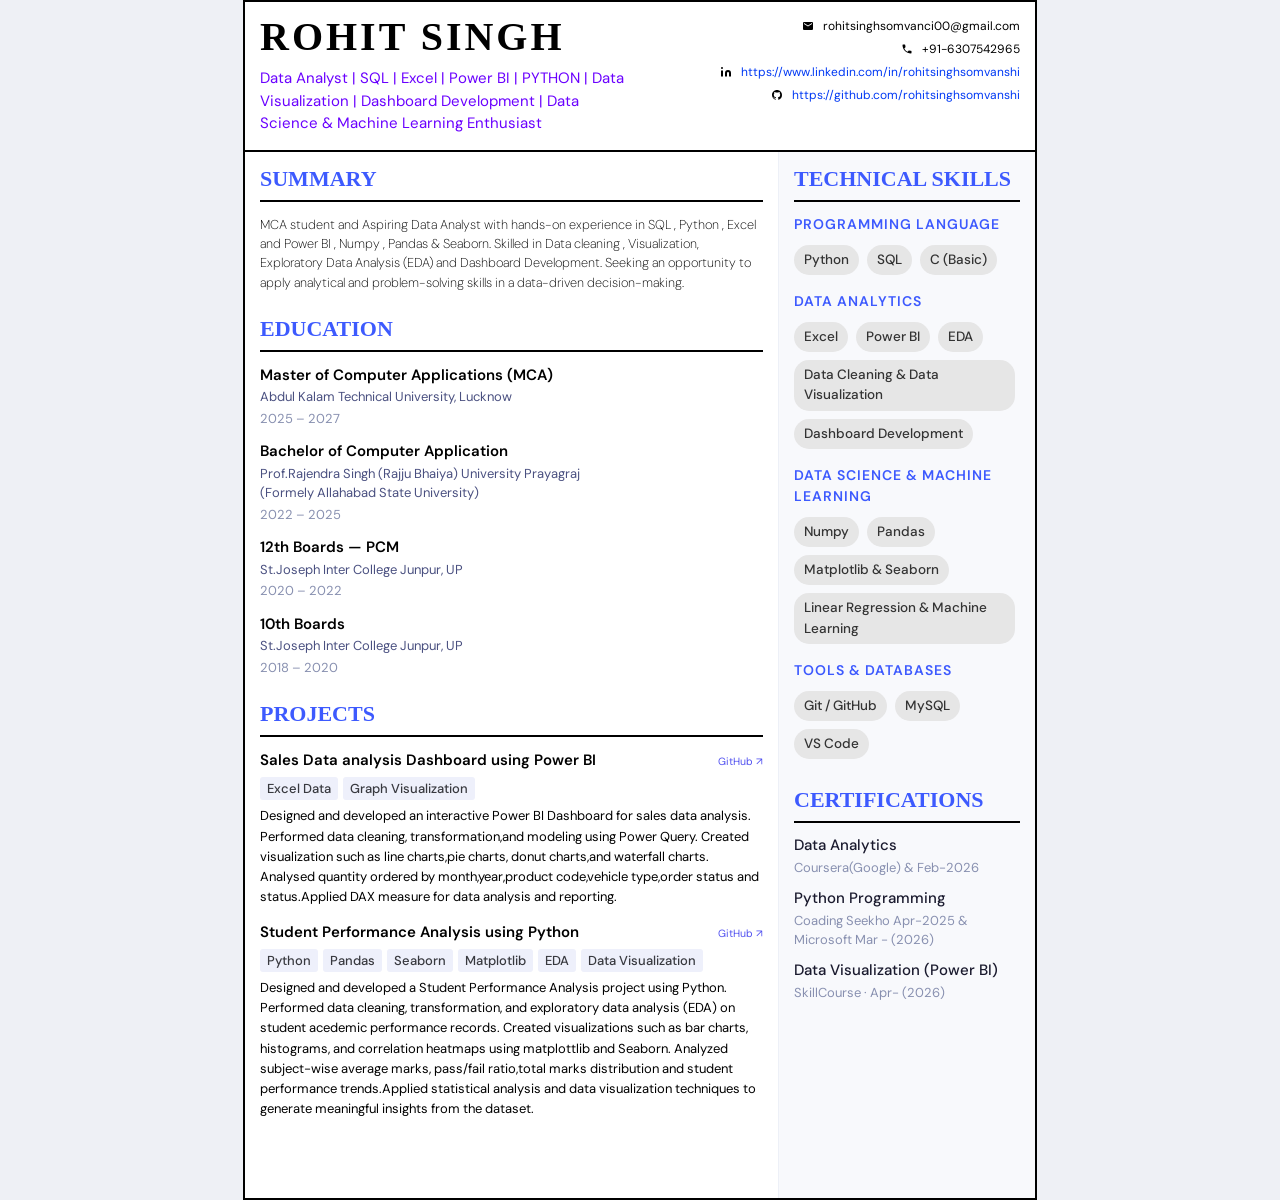
<file: resume.html>
<!DOCTYPE html>
<html lang="en">

<head>
  <meta charset="UTF-8">
  <meta name="viewport" content="width=device-width, initial-scale=1.0">
  <title>Rohit Singh — Resume</title>
  <link
    href="https://fonts.googleapis.com/css2?family=DM+Sans:wght@300;400;500;600&family=DM+Serif+Display&display=swap"
    rel="stylesheet">
  <link rel="stylesheet" href="r_style.css">
</head>

<body>
  <div class="page">
   
    <!-- HEADER -->
    <div class="header">
      <div class="header-left">
        <div class="name">Rohit Singh</div>
        <div class="tagline"> Data Analyst | SQL | Excel | Power BI | PYTHON | Data Visualization 
          | Dashboard Development |  Data Science & Machine Learning Enthusiast
          </div>
      </div>
      <div class="contact-grid">
        <div class="contact-item">
          <svg viewBox="0 0 24 24">
            <path
              d="M20 4H4a2 2 0 0 0-2 2v12a2 2 0 0 0 2 2h16a2
               2 0 0 0 2-2V6a2 2 0 0 0-2-2zm0 4-8 5-8-5V6l8 5 8-5v2z" />
          </svg>
          rohitsinghsomvanci00@gmail.com
        </div>
        <div class="contact-item">
          <svg viewBox="0 0 24 24">
            <path
              d="M6.6 10.8c1.4 2.8 3.8 5.1 6.6 6.6l2.2-2.2c.3-.3.7-.4 1-.2 1.1.4 2.3.6 
              3.6.6.6 0 1 .4 1 1V20c0 .6-.4 1-1 1C10.6 21 3 13.4 3 4c0-.6
              .4-1 1-1h3.5c.6 0 1 .4 1 1 0 1.3.2 2.5.6 3.6.1.3 0 .7-.2 1L6.6 10.8z" />
          </svg>
          +91-6307542965
        </div>
        <div class="contact-item">
          <svg viewBox="0 0 24 24">
            <path
              d="M16 8a6 6 0 0 1 6 6v7h-4v-7a2 2 0 0 0-2-2 2 2 0 0 0-2 2v7h-4v-7a6 6 0 0 1 6-6zM2 9h4v12H2zm2-3a2 2 0 1 1 0-4 2 2 0 0 1 0 4z" />
          </svg>
          <a href="https://www.linkedin.com/in/rohitsinghsomvanshi"
            target="_blank">https://www.linkedin.com/in/rohitsinghsomvanshi</a>
        </div>
        <div class="contact-item">
          <svg viewBox="0 0 24 24">
            <path
              d="M12 2C6.48 2 2 6.48 2 12c0 4.42 2.87 8.17 6.84 9.49.5.09.66-.22.66-.48v-1.7c-2.78.6-3.37-1.34-3.37-1.34-.45-1.16-1.11-1.47-1.11-1.47-.91-.62.07-.61.07-.61 1 .07 1.53 1.03 1.53 1.03.89 1.52 2.34 1.08 2.91.83.09-.65.35-1.08.63-1.33-2.22-.25-4.55-1.11-4.55-4.94 0-1.09.39-1.98 1.03-2.68-.1-.25-.45-1.27.1-2.64 0 0 .84-.27 2.75 1.02A9.56 9.56 0 0 1 12 6.8c.85 0 1.71.11 2.51.33 1.91-1.29 2.75-1.02 2.75-1.02.55 1.37.2 2.39.1 2.64.64.7 1.03 1.59 1.03 2.68 0 3.84-2.34 4.68-4.57 4.93.36.31.68.92.68 1.85v2.74c0 .27.16.58.67.48A10 10 0 0 0 22 12c0-5.52-4.48-10-10-10z" />
          </svg>
          <a href="https://github.com/rohitsinghsomvanshi" target="_blank">https://github.com/rohitsinghsomvanshi</a>
        </div>
      </div>
    </div>

    <!-- BODY -->
    <div class="body">

      <!-- MAIN COLUMN -->
      <div class="main">
        <div class="section">
          <div class="section-title">Summary</div>
          <div class="project-item">
            <div class="project-header">
            </div>
            <div class="project-tags">
             
            </div>
            <div class="sumry">MCA student and Aspiring Data Analyst with hands-on experience in SQL , Python , Excel and Power BI , Numpy , Pandas & Seaborn.
              Skilled in Data cleaning , Visualization, Exploratory Data Analysis (EDA) and Dashboard Development.
              Seeking an opportunity to apply analytical and problem-solving skills in a data-driven decision-making.
            </div>
          </div>
          </div>

        <!-- EDUCATION -->
        <div class="section">
          <div class="section-title">Education</div>

          <div class="edu-item">
            <div class="edu-title">Master of Computer Applications (MCA)</div>
            <div class="edu-org">Abdul Kalam Technical University, Lucknow</div>
            <div class="edu-meta"><span>2025 – 2027</span><span><!--CGPA: 7.2--></span></div>
          </div>

          <div class="edu-item">
            <div class="edu-title">Bachelor of Computer Application</div>
            <div class="edu-org">Prof.Rajendra Singh (Rajju Bhaiya) University Prayagraj <br>
              (Formely Allahabad State University)</div>
            <div class="edu-meta"><span>2022 – 2025</span><span><!--CGPA 7.0--></span></div>
          </div>

          <div class="edu-item">
            <div class="edu-title">12th Boards — PCM</div>
            <div class="edu-org">St.Joseph Inter College Junpur, UP</div>
            <div class="edu-meta"><span>2020 – 2022</span><span><!--61%--></span></div>
          </div>

          <div class="edu-item">
            <div class="edu-title">10th Boards</div>
            <div class="edu-org">St.Joseph Inter College Junpur, UP</div>
            <div class="edu-meta"><span>2018 – 2020</span><span><!--76.67%--></span></div>
          </div>
        </div>

        <!-- PROJECTS -->
        <div class="section">
          <div class="section-title">Projects</div>

          <div class="project-item">
            <div class="project-header">
              <div class="project-name">Sales Data analysis Dashboard using Power BI</div>
              <a class="project-link" href="https://github.com/rohitsinghsomvanshi/Project/tree/main/Proj1"
                target="_blank">GitHub ↗</a>
            </div>
            <div class="project-tags">
              <span class="tag">Excel Data</span><span class="tag">Graph Visualization</span>
            </div>
            <div class="project-desc">Designed and developed an interactive Power BI Dashboard for sales data analysis. Performed data cleaning,
              transformation,and modeling using Power Query. Created visualization such as line charts,pie charts, donut charts,and waterfall charts.
              Analysed quantity ordered by month,year,product code,vehicle type,order status and status.Applied DAX measure for data analysis and reporting.         
            </div>
          </div>
          <div class="project-item">
            <div class="project-header">
              <div class="project-name">Student
              Performance Analysis using Python
              </div>

              <a class="project-link" href="https://github.com/rohitsinghsomvanshi/Project/blob/main/Proj2/student_data.ipynb"
                target="_blank">GitHub ↗</a>
            </div>
            <div class="project-tags">
              <span class="tag">Python</span><span class="tag">Pandas</span><span class="tag">Seaborn</span>
              <span class="tag">Matplotlib</span>
              <span class="tag">EDA</span>
              <span class="tag">Data Visualization    </span>
            </div>
            <div class="project-desc">Designed and developed a Student Performance Analysis project using Python. Performed data cleaning, 
              transformation, and exploratory data analysis (EDA) on student acedemic performance records. Created visualizations such as
               bar charts, histograms, and correlation heatmaps using matplottlib and Seaborn.
              Analyzed subject-wise average marks, pass/fail ratio,total marks distribution and  
              student performance trends.Applied statistical analysis and data visualization techniques to generate meaningful insights from 
              the dataset. 

            </div>
          </div>
         </div>

      </div>

      <!-- SIDEBAR -->
      <div class="sidebar">

        <!-- SKILLS -->
        <div class="section">
          <div class="section-title">Technical Skills</div>

          <!-- LANGUAGES -->
          <div class="skill-group">
            <div class="skill-heading"> Programming Language</div>
            <div class="skills-grid">
              <span class="chip light">Python</span>
              <span class="chip light">SQL</span>
              <span class="chip light">C (Basic)</span>
             <!-- <span class="chip light"></span>
              <span class="chip light"></span>-->
            </div>
          </div>

          <!-- FRAMEWORKS -->
          <div class="skill-group">
            <div class="skill-heading">Data Analytics</div>
            <div class="skills-grid">
              <span class="chip light">Excel</span>
              <span class="chip light">Power BI </span>
              <span class="chip light">EDA</span>
              <span class="chip light">Data Cleaning & Data Visualization</span>
              
              <span class="chip light">Dashboard Development</span>
            </div>
          </div>

          <!-- ML -->
          <div class="skill-group">
            <div class="skill-heading">Data Science & Machine Learning</div>
            <div class="skills-grid">              
              <span class="chip light">Numpy  </span>
              <span class="chip light">Pandas</span>
              <span class="chip light">Matplotlib & Seaborn</span>
              <span class="chip light">Linear Regression & Machine Learning</span>
            </div>
          </div>

          <!-- TOOLS -->
          <div class="skill-group">
            <div class="skill-heading">Tools & Databases</div>
            <div class="skills-grid">
              <span class="chip light">Git / GitHub</span>
              <span class="chip light">MySQL</span>
              <span class="chip light">VS Code</span>              
            </div>
          </div>
        </div>
        <!-- CERTIFICATIONS -->
        <div class="section">
          <div class="section-title">Certifications</div>
          <div class="cert-item">
            <div class="cert-name">Data Analytics</div>
            <div class="cert-org">Coursera(Google) &amp; Feb-2026</div>
          </div>
          <div class="cert-item">
            <div class="cert-name">Python Programming</div>
            <div class="cert-org" >Coading Seekho Apr-2025 &amp; Microsoft Mar - (2026) </div>
          </div>
          <div class="cert-item">
            <div class="cert-name">Data Visualization (Power BI)</div>
            <div class="cert-org">SkillCourse · Apr- (2026)</div>
          </div>
        </div>

        <!-- ABOUT / INTERESTS -->
        <!-- <div class="section">
          <div class="section-title">About</div>
          <div style=" color: black">
            Passionate about solving real-world problems at the intersection of Web Development and Machine Learning.
            Open to new opportunities, collaborative projects, and challenging roles that push creative and technical
            limits.
          </div> -->

        </div>
      </div>
    </div>
    
  </div>
</body>
</html>
</file>
<file: r_style.css>
@page { size: A4; margin: 12mm 14mm; }

  *, *::before, *::after { box-sizing: border-box; margin: 0; padding: 0; }

  body {
    font-family: 'DM Sans', sans-serif;
    font-size: 13px;
    color: #ffffff;
    background: #eef0f5;
    line-height: 1.5;
   
  }

  .page {
    width: 794px;
    min-height: 1200px;
    margin: 0px auto;
    background: #fff;
    display: grid;
    grid-template-rows: auto 1fr;
    border: 2px solid rgb(0, 0, 0);
    
  }
 

  /* ── TOP HEADER ── */
  .header {
    background: #ffffff;
    padding: 15px 15px;
    display: flex;
    justify-content: space-between;
    align-items: flex-start;
    gap: 24px;
    border-bottom: 2px solid black;
  }

  .header-left { flex: 1; }

  .name {
    font-family: 'Times New Roman', Times, serif;
    font-weight: bold;
    
    font-size: 40px;
    color: #000000;
    letter-spacing: 3px;
    word-spacing: 1%;
    line-height: 1;
    margin-bottom: 10px;
    text-transform: uppercase;
  }

  .tagline {
    font-size: 15px;
    color: hsl(265, 100%, 50%);
    font: weight px;
    max-width: 380px;
    line-height: 1.5;
    
  }

  .contact-grid {
    display: flex;
    flex-direction: column;
    gap: 5px;
    align-items: flex-end;
    flex-shrink: 10px;
    
  }

  .contact-item {
    display: flex;
    align-items: center;
    gap: 9px;
    font-size: 12px;
    color: #000000;
    font-weight: 300px;
  }

  .contact-item svg { width: 12px; height: 12px; fill: #000000; flex-shrink: 0; }

  .contact-item a { color: #0039f4; text-decoration: none; }

  /* ── BODY GRID ── */
  .body {
    display: grid;
    grid-template-columns: 1fr 256px;
    gap: 0;
  }

  .main { padding: 10px 15px ; border-right: 1px solid #edf0f7; }
  .sidebar { padding: 10px 15px ; background: #f8f9fc; }

  /* ── SECTION HEADERS ── */
  .section-title {
    font-size: 22px;
    font-weight: 600;
    letter-spacing: ;
    text-transform: uppercase;
    color: #3d5afe;
    margin-bottom: 12px;
    padding-bottom: 5px;
    border-bottom: 2px solid black;
    font-family: 'Times New Roman', Times, serif;
  }

  .section { margin-bottom: 20px; }

  /* ── EDUCATION ── */
  .edu-item { margin-bottom: 12px; }
  .edu-title { font-size: 15px; font-weight: 600; color: #000000; }
  .edu-org { font-size: 13px; color: #4a5080; margin-top: 1px; }
  .edu-meta { font-size: 13px; color: #8890b0; margin-top: 2px; display: flex; gap: 12px; }

  /* ── PROJECTS ── */
  .project-item { margin-bottom: 14px; }
  .project-header { display: flex; justify-content: space-between; align-items: baseline; gap: 8px; }
  .project-name { font-size: 15px; font-weight: 600; color: #000000; }
  .project-link { font-size: 10.5px; color: #5151f0; text-decoration: none; font-weight: 400; flex-shrink: 0; }
  .project-link:hover { text-decoration: underline; }

  .project-tags { display: flex; flex-wrap: wrap; gap: 5px; margin: 5px 0 6px; }
  .tag {
    font-size: 13px;
    background: #eef0fb;
    color: #38393f;
    padding: 2px 7px;
    border-radius: 3px;
    font-weight: 500;
  }

  .project-desc { font-size: 13px; color: #000000; line-height: 1.55; }

  /* ── sumry ── */
    .sumry{
      font-size: 12.9px;
      font-weight: 200;
      color: black;
      margin-top: -10px;
    }
  /* ── SIDEBAR CERTS ── */
  .cert-item { margin-bottom: 10px; }
  .cert-name { font-size: 15px; font-weight: 500; color: #1a1a2e; line-height: 1.4; }
  .cert-org { font-size: 13px; color: #8890b0; margin-top: 2px; }

  /* ── DIVIDER ── */
  .divider { border: none; border-top: 1px solid #edf0f7; margin: 2px 0 16px; }

 @media print {

  body {
    -webkit-print-color-adjust: exact;
    print-color-adjust: exact;
  }

  .header {
    background: #f6f6f6 !important;
    color: rgb(255, 255, 255) !important;
  }

  .name {
    color: rgb(0, 0, 0) !important;
  }

  .tagline {
    color: #003cff !important;
  }

  .contact-item {
    color: #000000 !important;
  }

  .contact-item svg {
    fill:blue !important;
  }
}
  /* SKILL SECTION */
.skill-group {
    margin-bottom: 12px;
}

.skill-heading {
    font-size: 14px;
    font-weight: 600;
    color: #3d5afe;
    text-transform: uppercase;
    letter-spacing: 1px;
    margin-bottom: 6px;
}

/* CHIP STYLE */
.chip {
    display: inline-block;
    padding: 5px 10px;
    margin: 4px 5px 4px 0;
    border-radius: 15px;
    font-size: 13.5px;
    font-weight: 500;
}

/* COLOR VARIANTS */
.dark {
    background: #2f355b;
    color: white;
}

.light {
    background: #e6e6e6;
    color: #333;
}

.purple {
    background: #dcdcf5;
    color: #3a3f9f;
}

.green {
    background: #d9f0e4;
    color: #1b7f5c;
}
</file>
